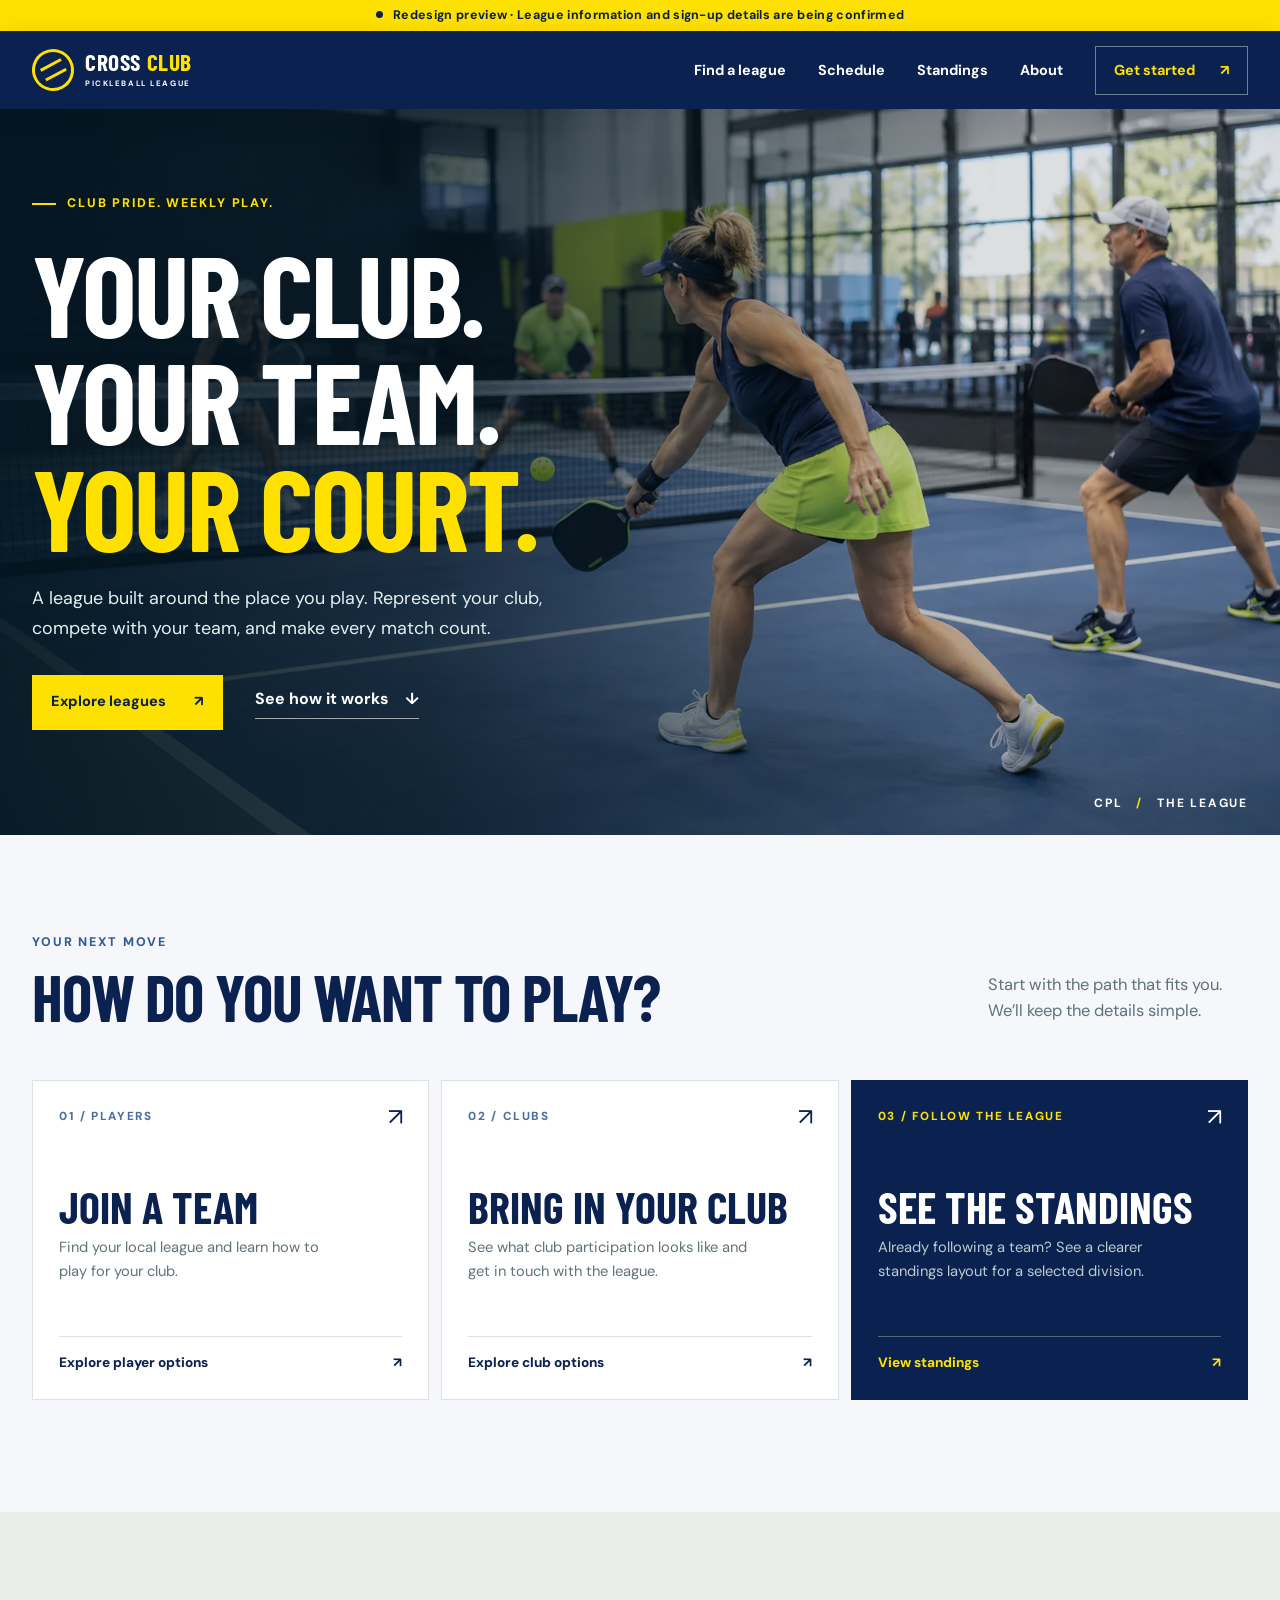
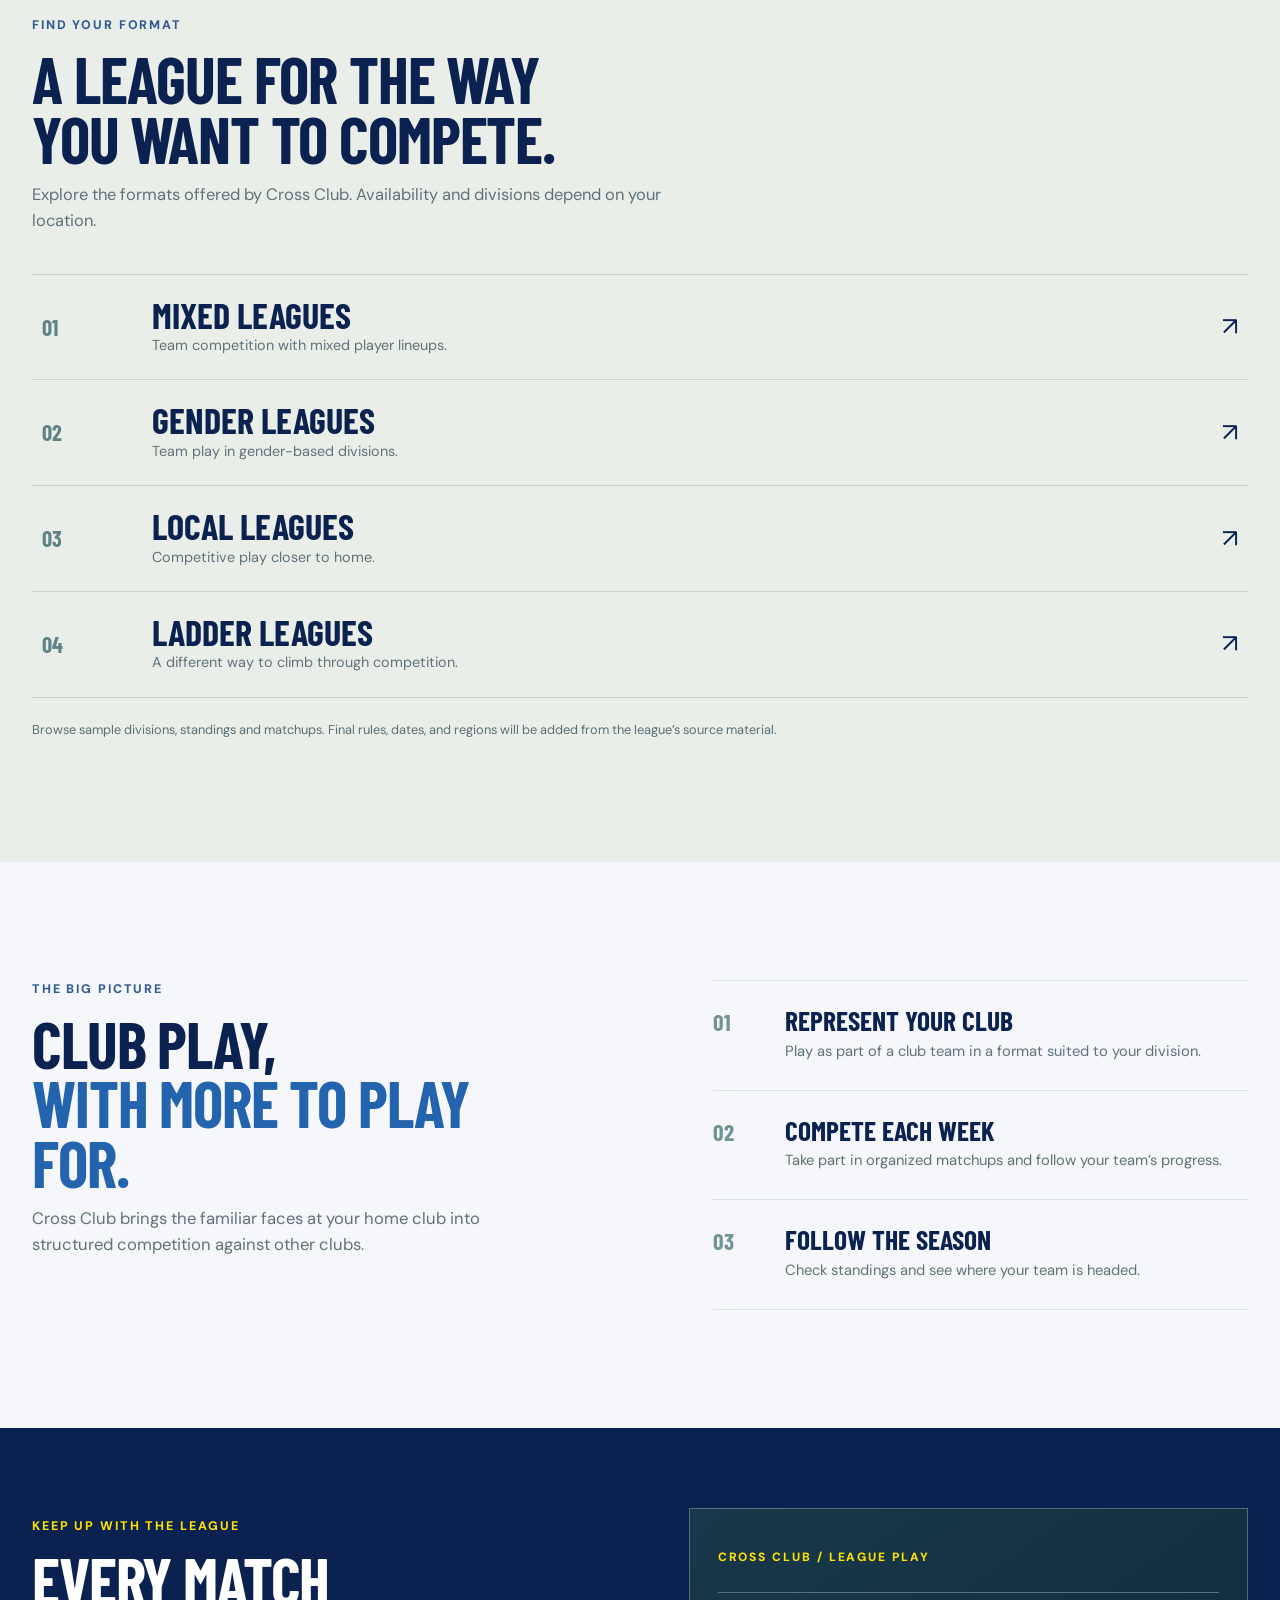
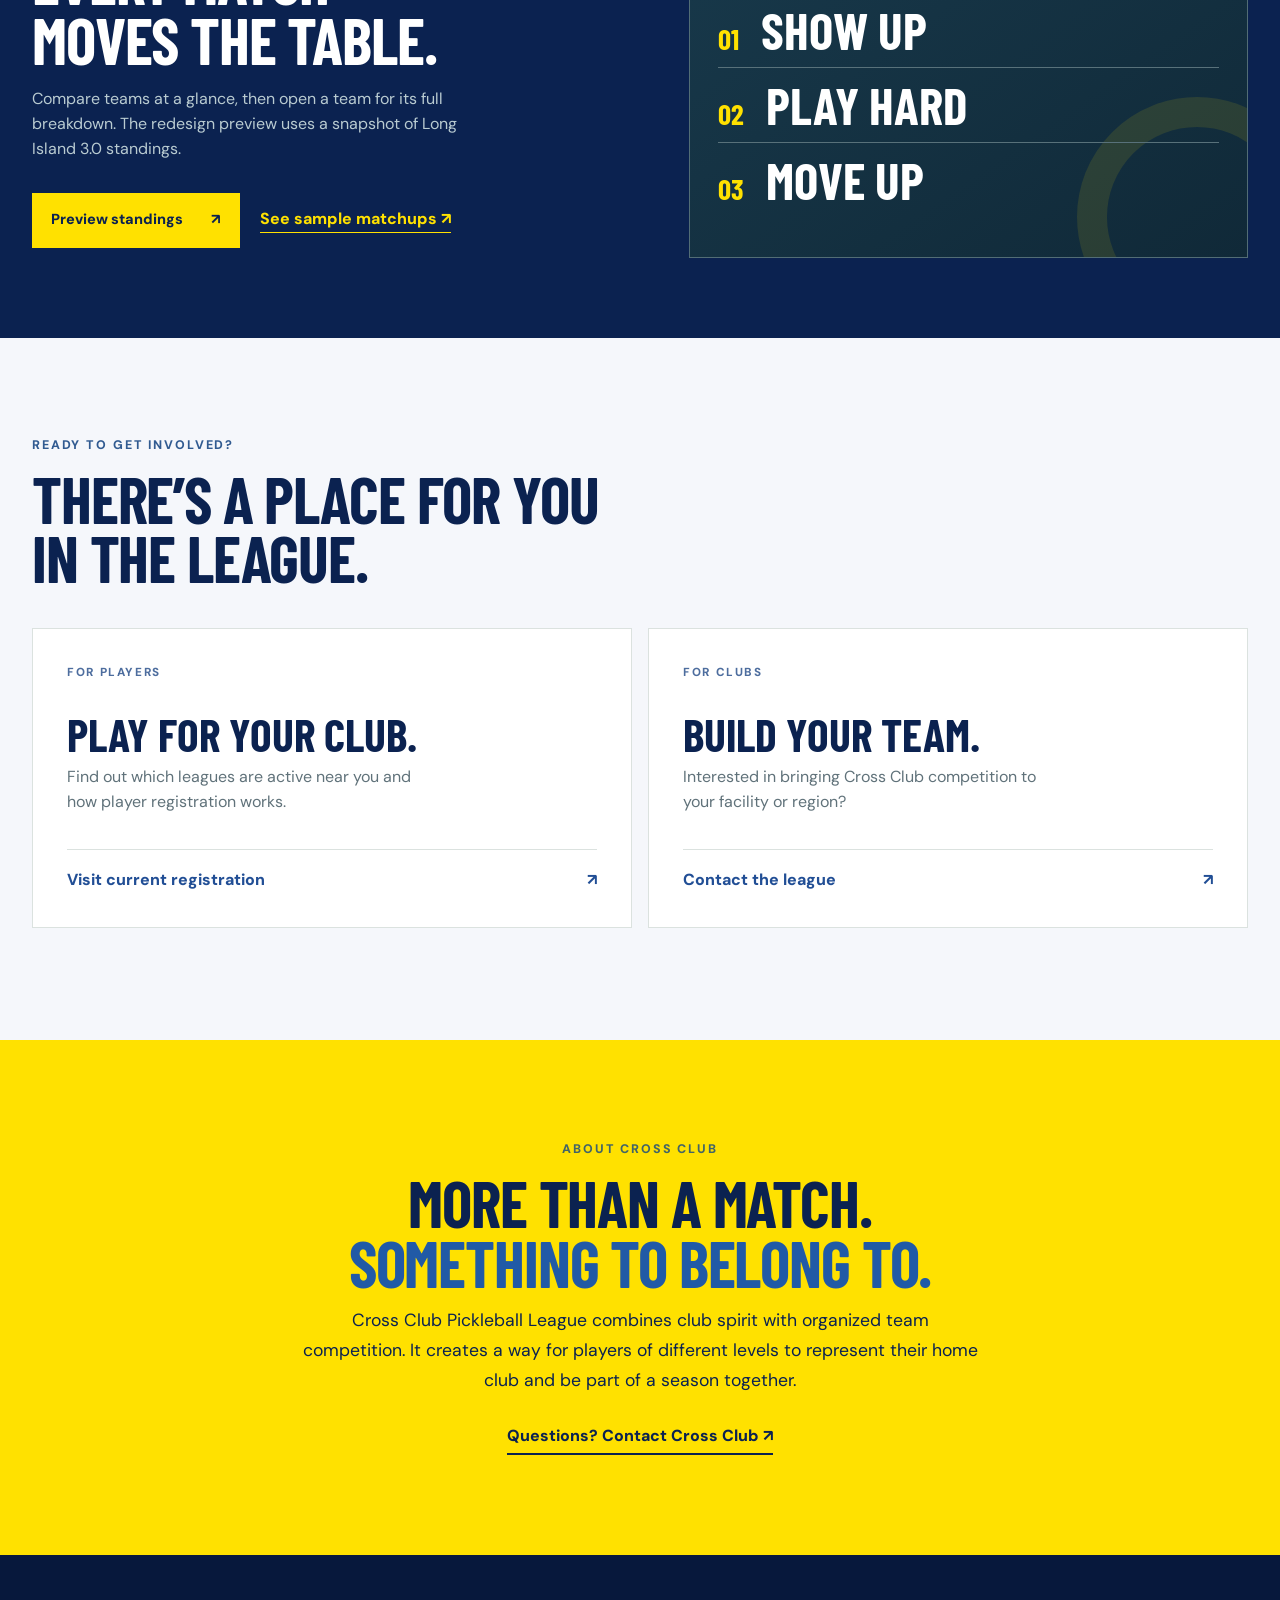
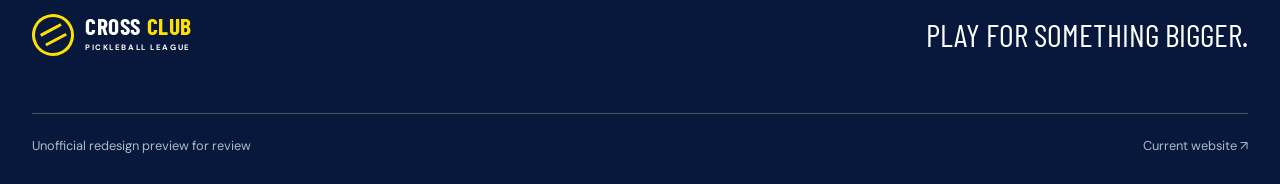
<file: index.html>
<!doctype html>
<html lang="en">
<head>
  <meta charset="utf-8">
  <meta name="viewport" content="width=device-width, initial-scale=1">
  <meta name="theme-color" content="#0b2130">
  <meta name="description" content="Explore club-based pickleball leagues, find a format, and follow Cross Club standings.">
  <title>Cross Club Pickleball League — Redesign Preview</title>
  <link rel="icon" type="image/svg+xml" href="data:image/svg+xml,%3Csvg xmlns='http://www.w3.org/2000/svg' viewBox='0 0 64 64'%3E%3Crect width='64' height='64' rx='15' fill='%230b2130'/%3E%3Ccircle cx='32' cy='32' r='22' fill='none' stroke='%23ffe100' stroke-width='5'/%3E%3Cpath d='M20 25h24M20 39h24' stroke='%23ffe100' stroke-width='5'/%3E%3C/svg%3E">
  <link rel="stylesheet" href="styles.css">
  <script src="script.js" defer></script>
</head>
<body>
  <a class="skip" href="#main">Skip to content</a>
  <div class="preview-bar"><span class="preview-dot"></span> Redesign preview · League information and sign-up details are being confirmed</div>
  <header class="site-header">
    <div class="shell header-inner">
      <a href="#top" class="brand" aria-label="Cross Club Pickleball home"><span class="brand-mark" aria-hidden="true"><span></span></span><span class="brand-wordmark">CROSS <strong>CLUB</strong><small>PICKLEBALL LEAGUE</small></span></a>
      <button class="menu-toggle" type="button" aria-label="Open menu" aria-expanded="false" aria-controls="primary-nav"><span></span><span></span><span></span></button>
      <nav id="primary-nav" class="nav" aria-label="Main navigation">
        <a href="leagues.html">Find a league</a><a href="schedule.html">Schedule</a><a href="standings.html">Standings</a><a href="#about">About</a><a class="nav-cta" href="#get-started">Get started <span aria-hidden="true">↗</span></a>
      </nav>
    </div>
  </header>
  <main id="main">
    <section class="hero" id="top" aria-labelledby="hero-title">
      <img class="hero-image" src="assets/pickleball-league.webp" alt="Four pickleball players competing in a doubles match" fetchpriority="high">
      <div class="hero-shade"></div>
      <div class="shell hero-content">
        <p class="eyebrow"><span class="line"></span> CLUB PRIDE. WEEKLY PLAY.</p>
        <h1 id="hero-title">Your club.<br>Your team.<br><em>Your court.</em></h1>
        <p class="hero-intro">A league built around the place you play. Represent your club, compete with your team, and make every match count.</p>
      <div class="hero-actions"><a href="leagues.html" class="button button-lime">Explore leagues <span aria-hidden="true">↗</span></a><a href="#how-it-works" class="text-link">See how it works <span aria-hidden="true">↓</span></a></div>
      </div>
      <div class="hero-index" aria-hidden="true">CPL <span>/</span> THE LEAGUE</div>
    </section>

    <section class="pathways shell" id="get-started" aria-labelledby="pathways-title">
      <div class="section-heading inline"><div><p class="kicker">YOUR NEXT MOVE</p><h2 id="pathways-title">How do you want to play?</h2></div><p>Start with the path that fits you. We’ll keep the details simple.</p></div>
      <div class="path-grid">
        <a class="path-card" href="#player-path"><span class="path-number">01 / PLAYERS</span><span class="path-icon" aria-hidden="true">↗</span><h3>Join a team</h3><p>Find your local league and learn how to play for your club.</p><span class="card-link">Explore player options <span aria-hidden="true">↗</span></span></a>
        <a class="path-card" href="#club-path"><span class="path-number">02 / CLUBS</span><span class="path-icon" aria-hidden="true">↗</span><h3>Bring in your club</h3><p>See what club participation looks like and get in touch with the league.</p><span class="card-link">Explore club options <span aria-hidden="true">↗</span></span></a>
        <a class="path-card path-card-dark" href="standings.html"><span class="path-number">03 / FOLLOW THE LEAGUE</span><span class="path-icon" aria-hidden="true">↗</span><h3>See the standings</h3><p>Already following a team? See a clearer standings layout for a selected division.</p><span class="card-link">View standings <span aria-hidden="true">↗</span></span></a>
      </div>
    </section>

    <section class="league-section" id="leagues" aria-labelledby="league-title"><div class="shell">
      <div class="section-heading"><p class="kicker">FIND YOUR FORMAT</p><h2 id="league-title">A league for the way<br>you want to compete.</h2><p>Explore the formats offered by Cross Club. Availability and divisions depend on your location.</p></div>
      <div class="formats">
        <a class="format" href="leagues.html?format=mixed"><span class="format-index">01</span><div><h3>Mixed leagues</h3><p>Team competition with mixed player lineups.</p></div><span class="format-arrow" aria-hidden="true">↗</span></a>
        <a class="format" href="leagues.html?format=gender"><span class="format-index">02</span><div><h3>Gender leagues</h3><p>Team play in gender-based divisions.</p></div><span class="format-arrow" aria-hidden="true">↗</span></a>
        <a class="format" href="leagues.html?format=local"><span class="format-index">03</span><div><h3>Local leagues</h3><p>Competitive play closer to home.</p></div><span class="format-arrow" aria-hidden="true">↗</span></a>
        <a class="format" href="leagues.html?format=ladder"><span class="format-index">04</span><div><h3>Ladder leagues</h3><p>A different way to climb through competition.</p></div><span class="format-arrow" aria-hidden="true">↗</span></a>
      </div>
      <p class="format-note">Browse sample divisions, standings and matchups. Final rules, dates, and regions will be added from the league’s source material.</p>
    </div></section>

    <section class="how-section shell" id="how-it-works" aria-labelledby="how-title"><div class="how-lead"><p class="kicker">THE BIG PICTURE</p><h2 id="how-title">Club play,<br><em>with more to play for.</em></h2><p>Cross Club brings the familiar faces at your home club into structured competition against other clubs.</p></div><div class="steps"><div class="step"><span>01</span><div><h3>Represent your club</h3><p>Play as part of a club team in a format suited to your division.</p></div></div><div class="step"><span>02</span><div><h3>Compete each week</h3><p>Take part in organized matchups and follow your team’s progress.</p></div></div><div class="step"><span>03</span><div><h3>Follow the season</h3><p>Check standings and see where your team is headed.</p></div></div></div></section>

    <section class="standings-section" id="standings" aria-labelledby="standings-title"><div class="shell standings-inner"><div><p class="kicker">KEEP UP WITH THE LEAGUE</p><h2 id="standings-title">Every match<br>moves the table.</h2><p>Compare teams at a glance, then open a team for its full breakdown. The redesign preview uses a snapshot of Long Island 3.0 standings.</p><a href="standings.html" class="button button-lime">Preview standings <span aria-hidden="true">↗</span></a><a href="schedule.html" class="standings-secondary">See sample matchups ↗</a></div><div class="standings-art" aria-hidden="true"><div class="art-label">CROSS CLUB / LEAGUE PLAY</div><div class="art-line"><strong>01</strong><span>SHOW UP</span></div><div class="art-line"><strong>02</strong><span>PLAY HARD</span></div><div class="art-line"><strong>03</strong><span>MOVE UP</span></div><div class="art-circle"></div></div></div></section>

    <section class="join-section shell" aria-labelledby="join-title"><div class="section-heading"><p class="kicker">READY TO GET INVOLVED?</p><h2 id="join-title">There’s a place for you<br>in the league.</h2></div><div class="join-grid"><article id="player-path" class="join-card"><span class="mini-tag">FOR PLAYERS</span><h3>Play for your club.</h3><p>Find out which leagues are active near you and how player registration works.</p><a href="https://www.crossclubpickleball.com/" target="_blank" rel="noopener noreferrer">Visit current registration <span aria-hidden="true">↗</span></a></article><article id="club-path" class="join-card"><span class="mini-tag">FOR CLUBS</span><h3>Build your team.</h3><p>Interested in bringing Cross Club competition to your facility or region?</p><a href="https://www.crossclubpickleball.com/contact-us" target="_blank" rel="noopener noreferrer">Contact the league <span aria-hidden="true">↗</span></a></article></div></section>

    <section class="about-section" id="about" aria-labelledby="about-title"><div class="shell about-inner"><p class="kicker">ABOUT CROSS CLUB</p><h2 id="about-title">More than a match.<br><em>Something to belong to.</em></h2><p>Cross Club Pickleball League combines club spirit with organized team competition. It creates a way for players of different levels to represent their home club and be part of a season together.</p><a href="https://www.crossclubpickleball.com/contact-us" target="_blank" rel="noopener noreferrer">Questions? Contact Cross Club <span aria-hidden="true">↗</span></a></div></section>
  </main>
  <footer class="footer"><div class="shell footer-top"><div class="brand footer-brand"><span class="brand-mark" aria-hidden="true"><span></span></span><span class="brand-wordmark">CROSS <strong>CLUB</strong><small>PICKLEBALL LEAGUE</small></span></div><p>Play for something bigger.</p></div><div class="shell footer-bottom"><span>Unofficial redesign preview for review</span><a href="https://www.crossclubpickleball.com/" target="_blank" rel="noopener noreferrer">Current website ↗</a></div></footer>
</body>
</html>
</file>
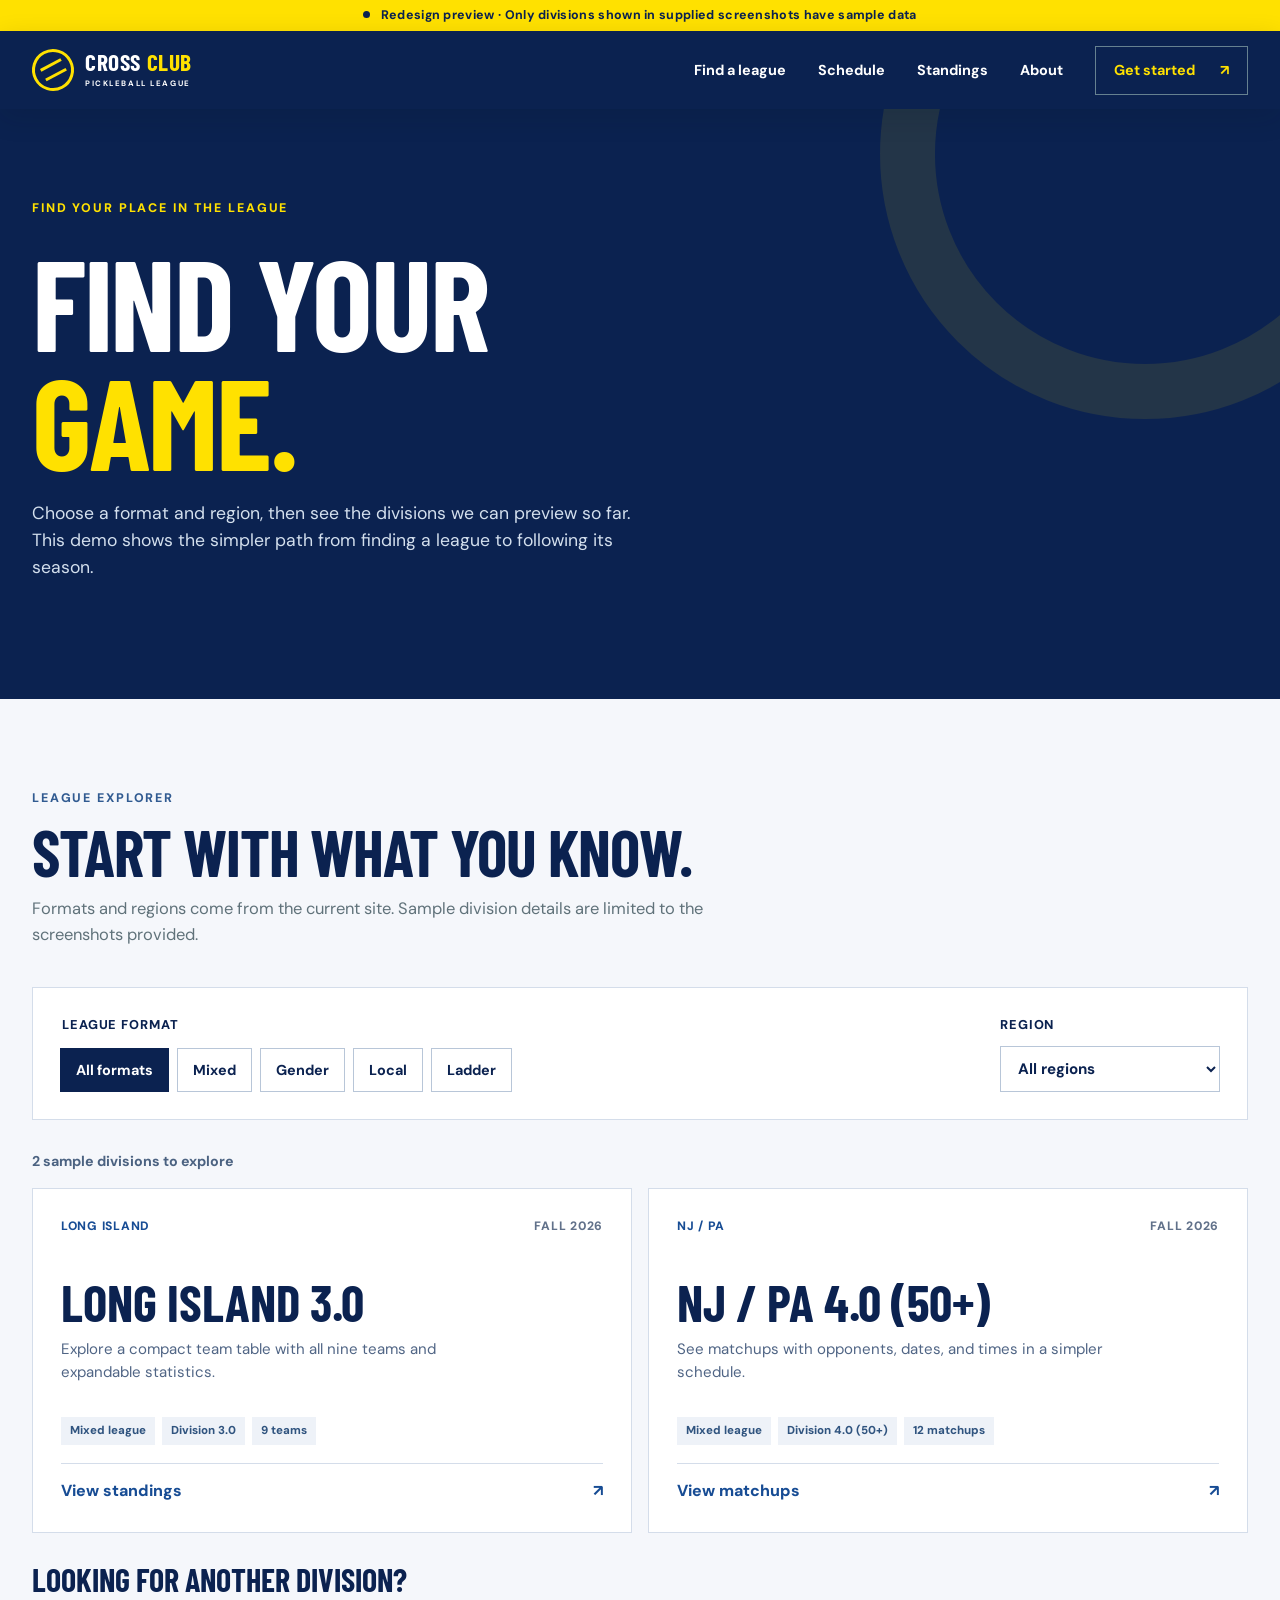
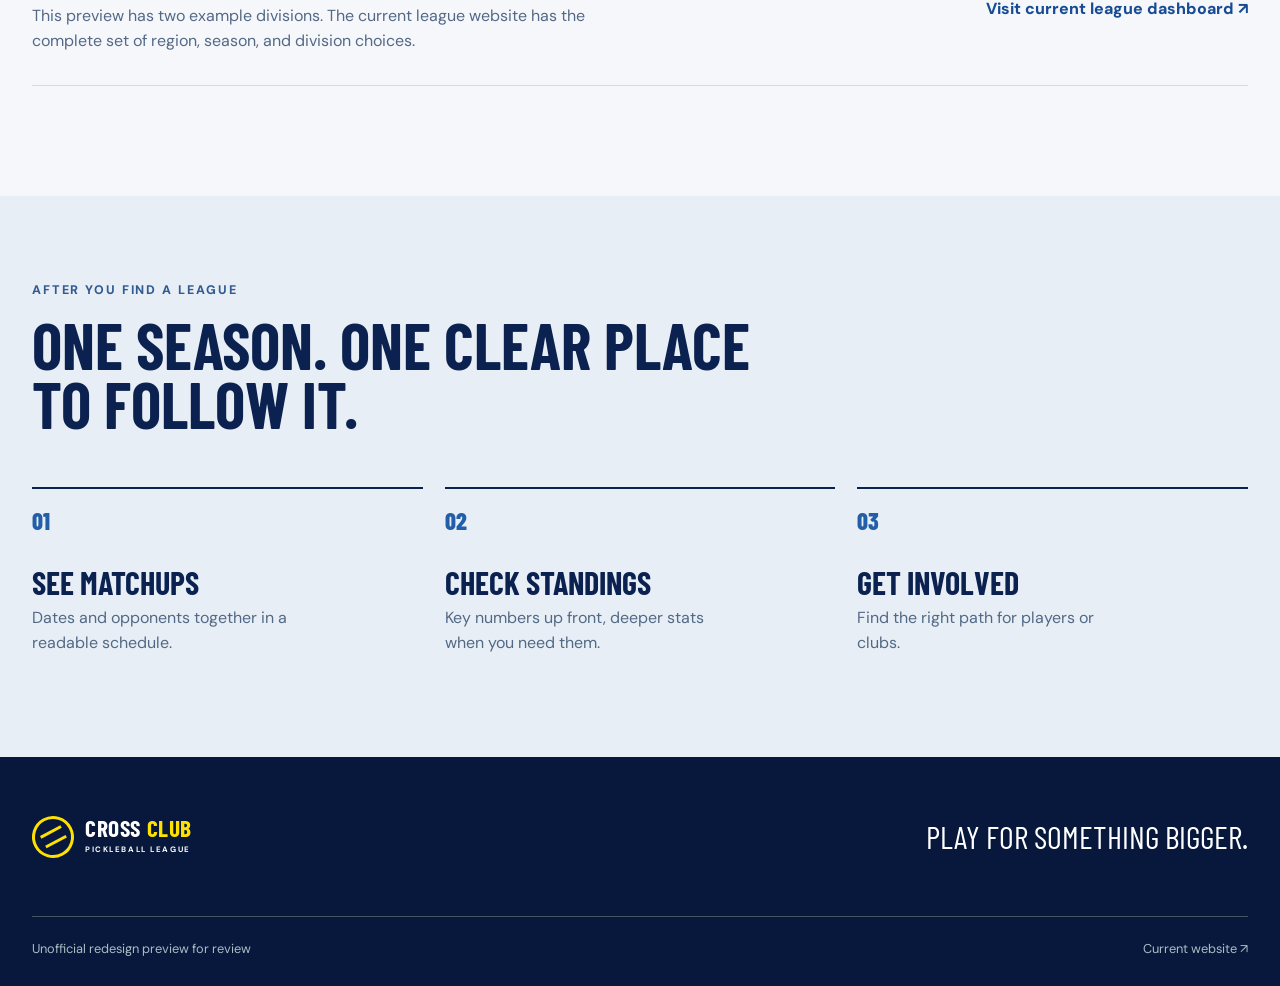
<file: leagues.html>
<!doctype html>
<html lang="en">
<head>
  <meta charset="utf-8">
  <meta name="viewport" content="width=device-width, initial-scale=1">
  <meta name="theme-color" content="#0b2250">
  <meta name="description" content="Explore Cross Club Pickleball league formats and preview sample divisions.">
  <title>Explore leagues — Cross Club Pickleball League</title>
  <link rel="stylesheet" href="styles.css">
  <link rel="stylesheet" href="explore.css">
  <script src="script.js" defer></script>
  <script src="explore.js" defer></script>
</head>
<body>
  <a class="skip" href="#main">Skip to content</a>
  <div class="preview-bar"><span class="preview-dot"></span> Redesign preview · Only divisions shown in supplied screenshots have sample data</div>
  <header class="site-header"><div class="shell header-inner">
    <a href="index.html" class="brand" aria-label="Cross Club Pickleball home"><span class="brand-mark" aria-hidden="true"><span></span></span><span class="brand-wordmark">CROSS <strong>CLUB</strong><small>PICKLEBALL LEAGUE</small></span></a>
    <button class="menu-toggle" type="button" aria-label="Open menu" aria-expanded="false" aria-controls="primary-nav"><span></span><span></span><span></span></button>
    <nav id="primary-nav" class="nav" aria-label="Main navigation"><a href="leagues.html" aria-current="page">Find a league</a><a href="schedule.html">Schedule</a><a href="standings.html">Standings</a><a href="index.html#about">About</a><a class="nav-cta" href="index.html#get-started">Get started <span aria-hidden="true">↗</span></a></nav>
  </div></header>
  <main id="main">
    <section class="explore-hero"><div class="shell"><p class="eyebrow">FIND YOUR PLACE IN THE LEAGUE</p><h1>Find your<br><em>game.</em></h1><p>Choose a format and region, then see the divisions we can preview so far. This demo shows the simpler path from finding a league to following its season.</p></div></section>
    <section class="shell explorer" aria-labelledby="browse-title">
      <div class="section-heading"><p class="kicker">LEAGUE EXPLORER</p><h2 id="browse-title">Start with what you know.</h2><p>Formats and regions come from the current site. Sample division details are limited to the screenshots provided.</p></div>
      <div class="finder-panel">
        <fieldset><legend>League format</legend><div class="filter-chips" id="format-options">
          <button type="button" data-format="all" aria-pressed="true">All formats</button>
          <button type="button" data-format="mixed" aria-pressed="false">Mixed</button>
          <button type="button" data-format="gender" aria-pressed="false">Gender</button>
          <button type="button" data-format="local" aria-pressed="false">Local</button>
          <button type="button" data-format="ladder" aria-pressed="false">Ladder</button>
        </div></fieldset>
        <label class="region-label" for="region-filter">Region <select id="region-filter"><option value="all">All regions</option><option value="Long Island">Long Island</option><option value="NJ / PA">NJ / PA</option><option value="Baltimore">Baltimore</option><option value="CT / MA">CT / MA</option><option value="Cleveland">Cleveland</option><option value="Detroit">Detroit</option><option value="Chicago">Chicago</option><option value="Houston">Houston</option><option value="Dallas">Dallas</option><option value="Salt Lake City">Salt Lake City</option></select></label>
      </div>
      <p id="results-count" class="results-count" role="status" aria-live="polite"></p>
      <div class="league-results" id="league-results"></div>
      <div class="finder-help"><div><h3>Looking for another division?</h3><p>This preview has two example divisions. The current league website has the complete set of region, season, and division choices.</p></div><a href="https://www.crossclubpickleball.com/leagues/dashboard" target="_blank" rel="noopener noreferrer">Visit current league dashboard ↗</a></div>
    </section>
    <section class="explore-next"><div class="shell"><p class="kicker">AFTER YOU FIND A LEAGUE</p><h2>One season. One clear place to follow it.</h2><div class="next-grid"><div><span>01</span><h3>See matchups</h3><p>Dates and opponents together in a readable schedule.</p></div><div><span>02</span><h3>Check standings</h3><p>Key numbers up front, deeper stats when you need them.</p></div><div><span>03</span><h3>Get involved</h3><p>Find the right path for players or clubs.</p></div></div></div></section>
  </main>
  <footer class="footer"><div class="shell footer-top"><div class="brand footer-brand"><span class="brand-mark" aria-hidden="true"><span></span></span><span class="brand-wordmark">CROSS <strong>CLUB</strong><small>PICKLEBALL LEAGUE</small></span></div><p>Play for something bigger.</p></div><div class="shell footer-bottom"><span>Unofficial redesign preview for review</span><a href="https://www.crossclubpickleball.com/" target="_blank" rel="noopener noreferrer">Current website ↗</a></div></footer>
</body>
</html>
</file>
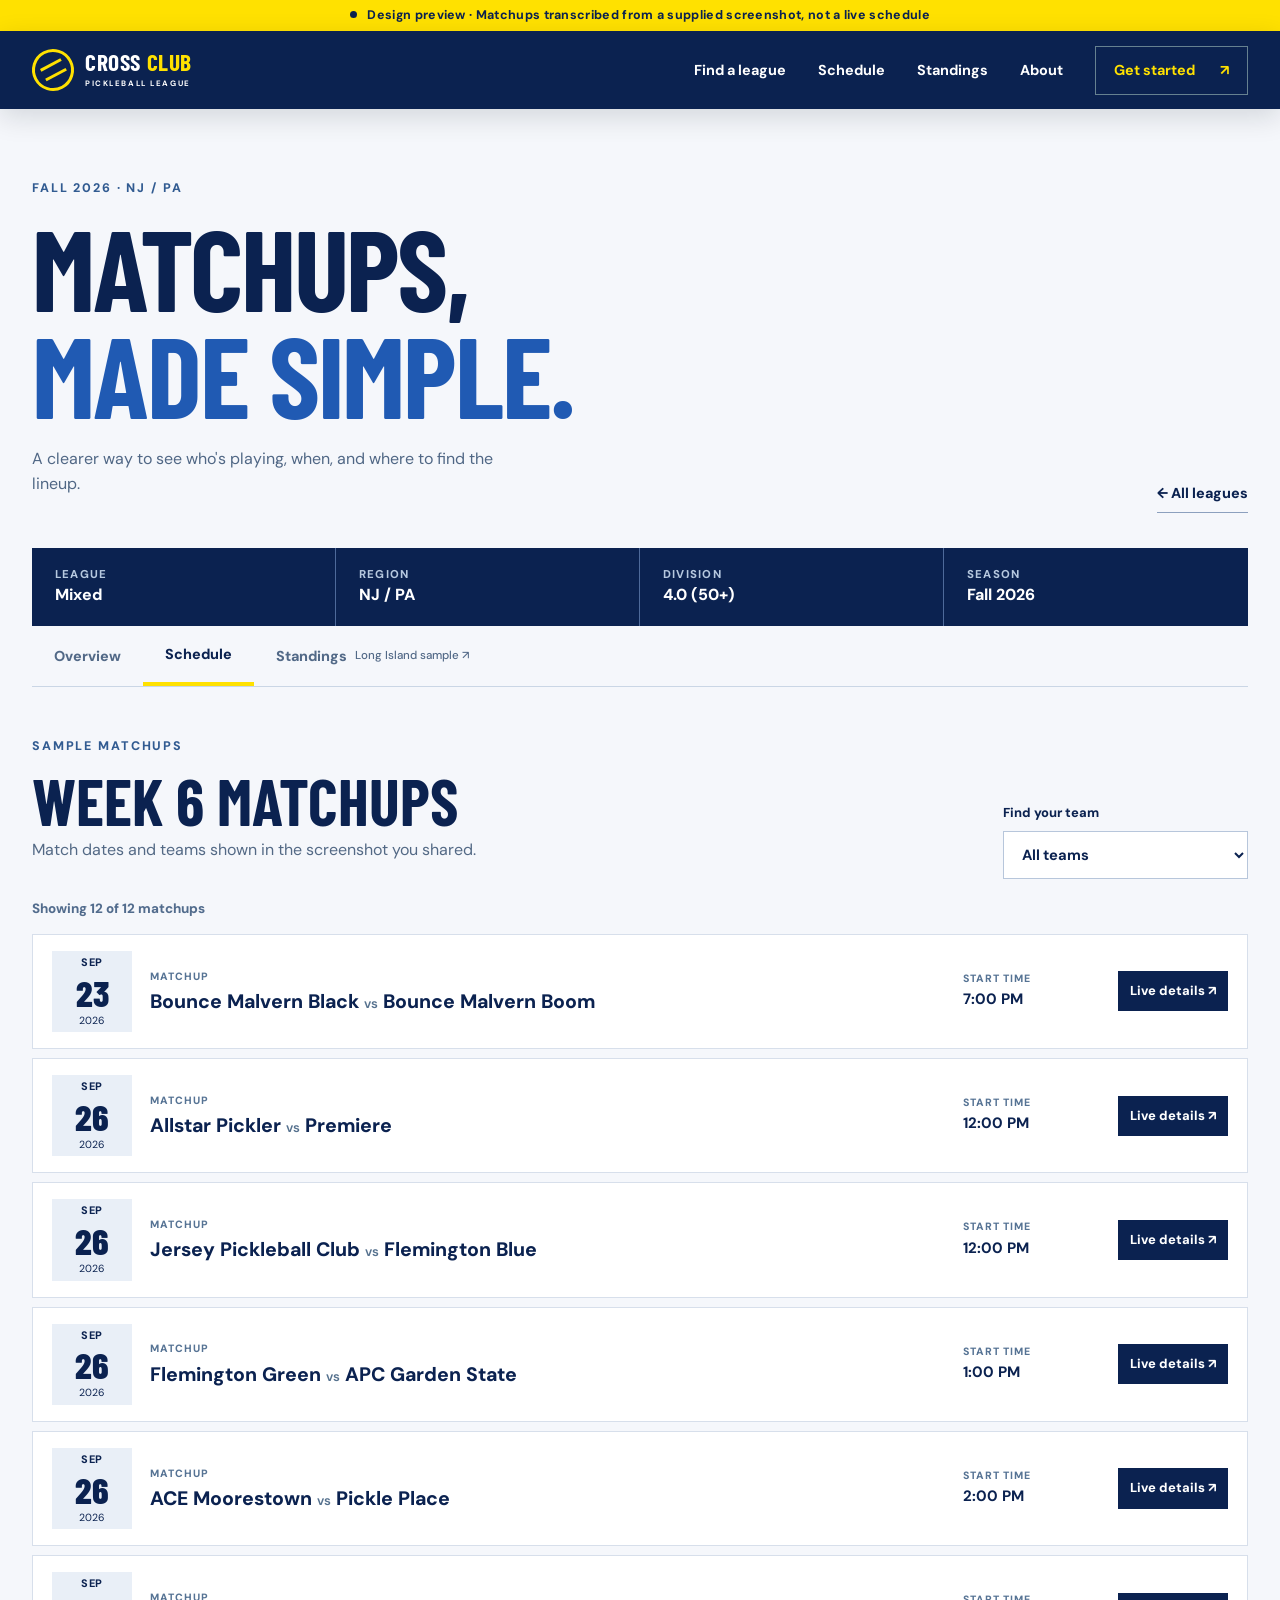
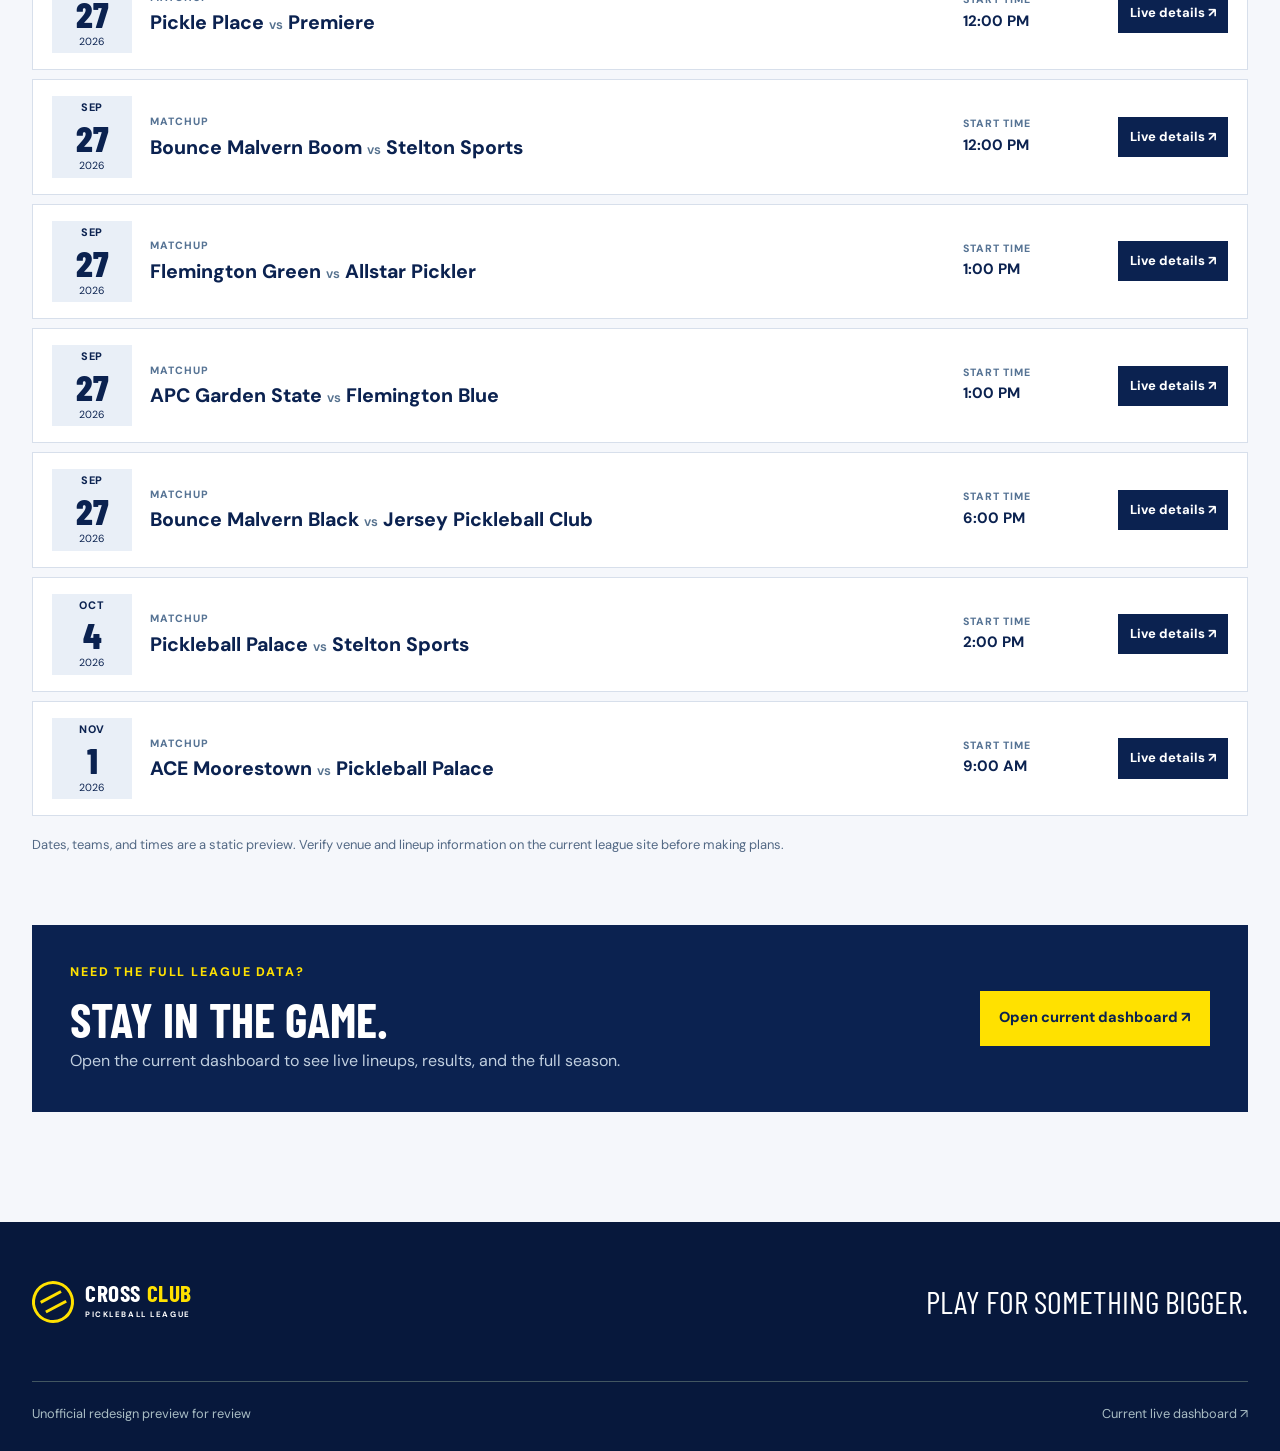
<file: schedule.html>
<!doctype html>
<html lang="en">
<head>
  <meta charset="utf-8">
  <meta name="viewport" content="width=device-width, initial-scale=1">
  <meta name="theme-color" content="#0b2250">
  <meta name="description" content="A readable preview of Cross Club Pickleball League matchups and schedule.">
  <title>Matchups preview — Cross Club Pickleball League</title>
  <link rel="stylesheet" href="styles.css">
  <link rel="stylesheet" href="schedule.css">
  <script src="script.js" defer></script>
  <script src="schedule.js" defer></script>
</head>
<body>
  <a class="skip" href="#main">Skip to matchups</a>
  <div class="preview-bar"><span class="preview-dot"></span> Design preview · Matchups transcribed from a supplied screenshot, not a live schedule</div>
  <header class="site-header"><div class="shell header-inner">
    <a href="index.html" class="brand" aria-label="Cross Club Pickleball home"><span class="brand-mark" aria-hidden="true"><span></span></span><span class="brand-wordmark">CROSS <strong>CLUB</strong><small>PICKLEBALL LEAGUE</small></span></a>
    <button class="menu-toggle" type="button" aria-label="Open menu" aria-expanded="false" aria-controls="primary-nav"><span></span><span></span><span></span></button>
    <nav id="primary-nav" class="nav" aria-label="Main navigation"><a href="leagues.html">Find a league</a><a href="schedule.html" aria-current="page">Schedule</a><a href="standings.html">Standings</a><a href="index.html#about">About</a><a class="nav-cta" href="index.html#get-started">Get started <span aria-hidden="true">↗</span></a></nav>
  </div></header>
  <main id="main" class="schedule-page shell">
    <div class="schedule-head"><div><p class="kicker">FALL 2026 · NJ / PA</p><h1>Matchups,<br><em>made simple.</em></h1><p>A clearer way to see who's playing, when, and where to find the lineup.</p></div><a class="back-link" href="leagues.html">← All leagues</a></div>
    <div class="schedule-context" aria-label="Selected league context"><span><small>League</small>Mixed</span><span><small>Region</small>NJ / PA</span><span><small>Division</small>4.0 (50+)</span><span><small>Season</small>Fall 2026</span></div>
    <nav class="schedule-tabs" aria-label="League views"><a href="leagues.html">Overview</a><span aria-current="page">Schedule</span><a href="standings.html">Standings <small>Long Island sample ↗</small></a></nav>
    <section class="matchup-section" aria-labelledby="matchups-title"><div class="matchup-heading"><div><p class="kicker">SAMPLE MATCHUPS</p><h2 id="matchups-title">Week 6 matchups</h2><p>Match dates and teams shown in the screenshot you shared.</p></div><label for="team-filter">Find your team <select id="team-filter"><option value="all">All teams</option></select></label></div>
      <p class="matchup-count" role="status" aria-live="polite" id="matchup-count"></p>
      <div id="matchup-list" class="matchup-list"></div>
      <p class="schedule-note">Dates, teams, and times are a static preview. Verify venue and lineup information on the current league site before making plans.</p>
    </section>
    <section class="schedule-cta"><div><p class="kicker">NEED THE FULL LEAGUE DATA?</p><h2>Stay in the game.</h2><p>Open the current dashboard to see live lineups, results, and the full season.</p></div><a href="https://www.crossclubpickleball.com/leagues/dashboard" class="button button-lime" target="_blank" rel="noopener noreferrer">Open current dashboard ↗</a></section>
  </main>
  <footer class="footer"><div class="shell footer-top"><div class="brand footer-brand"><span class="brand-mark" aria-hidden="true"><span></span></span><span class="brand-wordmark">CROSS <strong>CLUB</strong><small>PICKLEBALL LEAGUE</small></span></div><p>Play for something bigger.</p></div><div class="shell footer-bottom"><span>Unofficial redesign preview for review</span><a href="https://www.crossclubpickleball.com/leagues/dashboard" target="_blank" rel="noopener noreferrer">Current live dashboard ↗</a></div></footer>
</body>
</html>
</file>
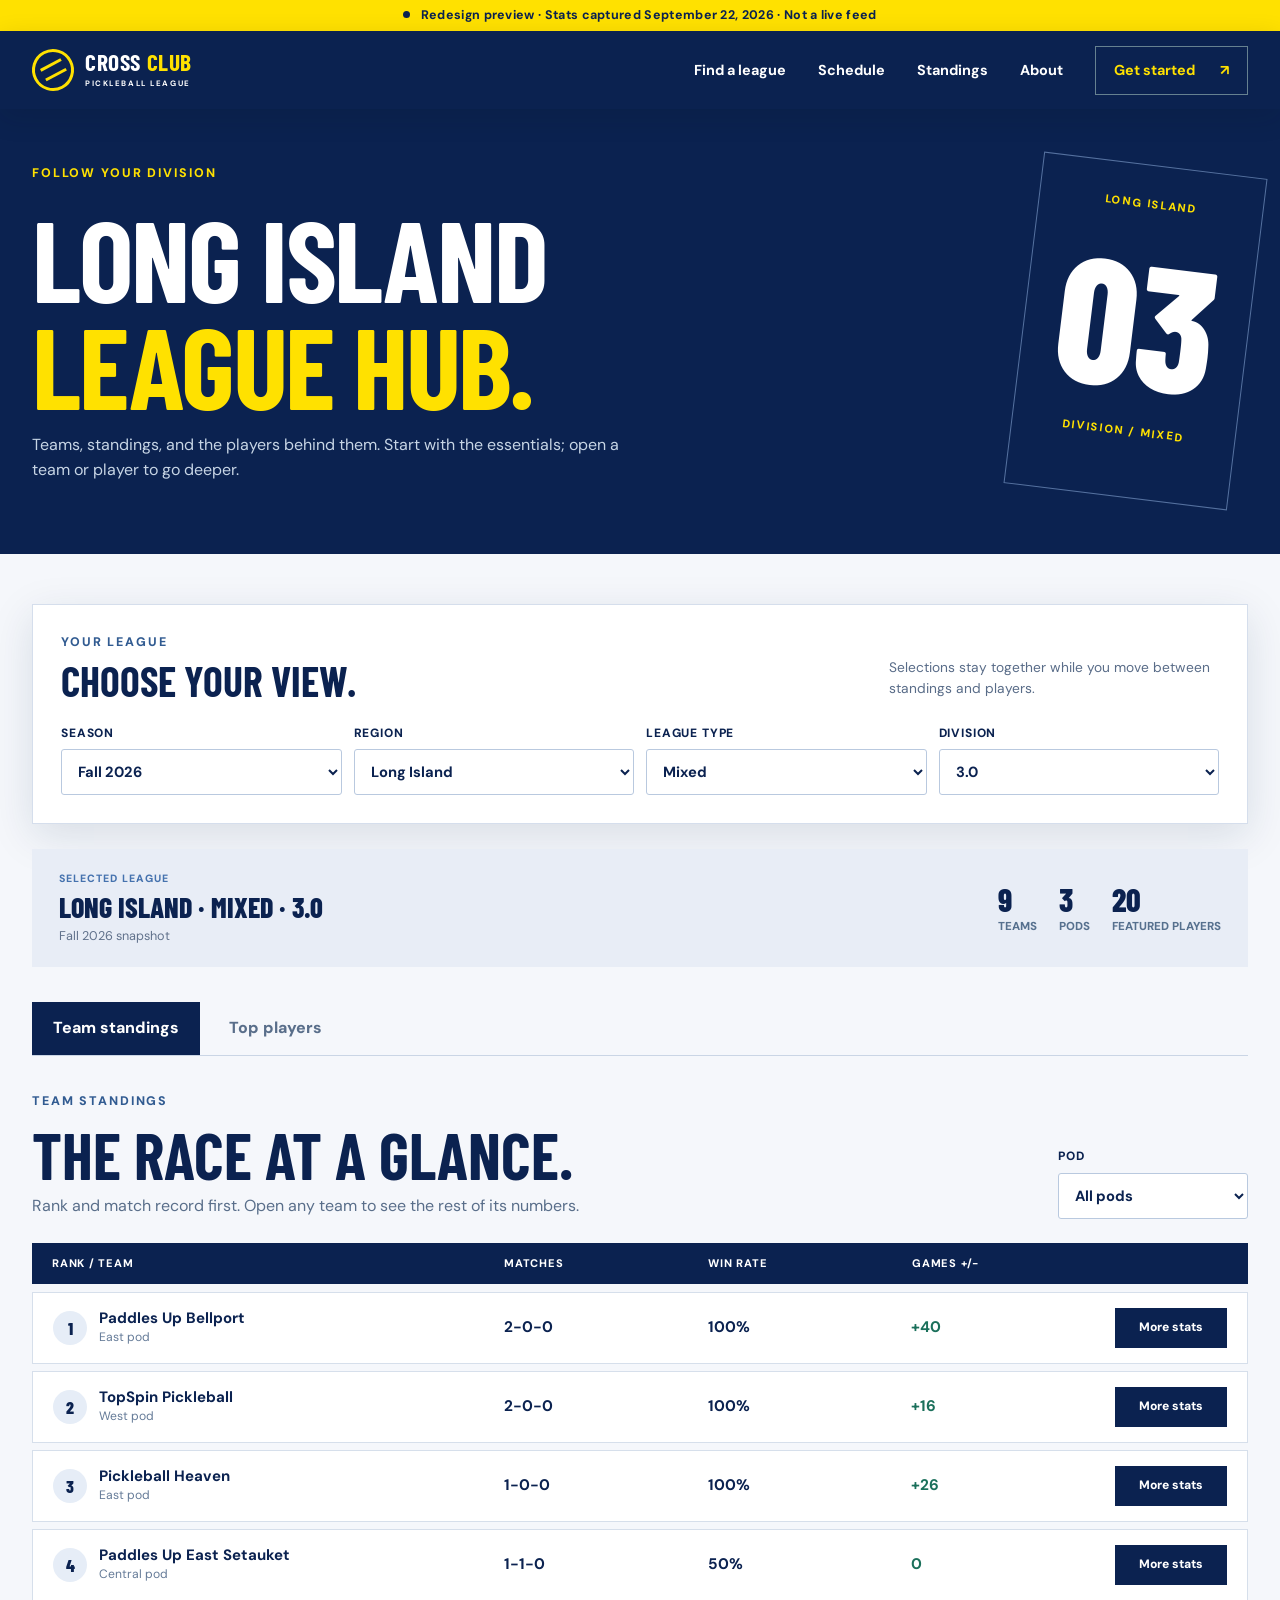
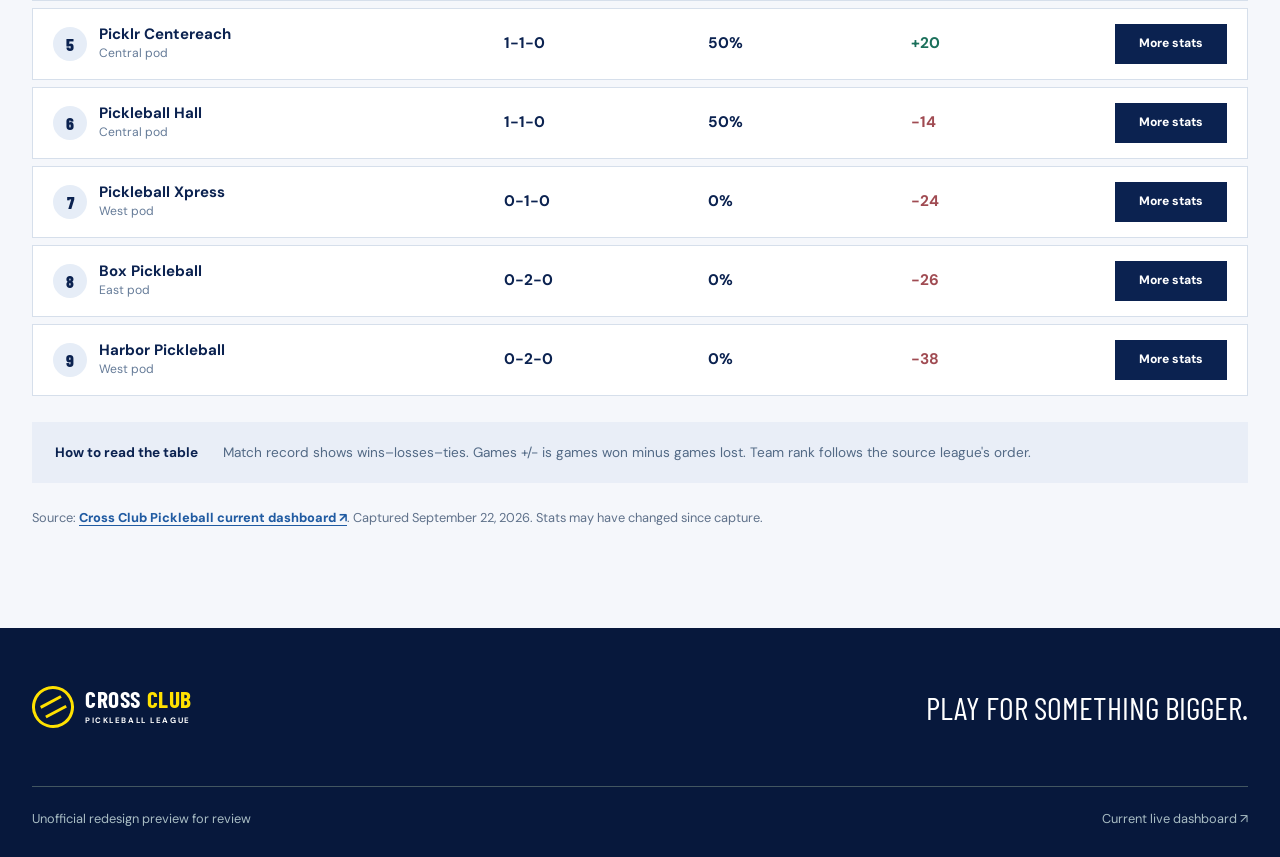
<file: standings.html>
<!doctype html>
<html lang="en">
<head>
  <meta charset="utf-8"><meta name="viewport" content="width=device-width, initial-scale=1">
  <meta name="theme-color" content="#0b2250"><meta name="description" content="Explore Long Island Cross Club Pickleball standings and top players.">
  <title>Long Island League — Cross Club Pickleball</title>
  <link rel="stylesheet" href="styles.css"><link rel="stylesheet" href="standings.css">
  <script src="script.js" defer></script><script src="standings.js" defer></script>
</head>
<body>
  <a class="skip" href="#main">Skip to league</a>
  <div class="preview-bar"><span class="preview-dot"></span> Redesign preview · Stats captured September 22, 2026 · Not a live feed</div>
  <header class="site-header"><div class="shell header-inner">
    <a href="index.html" class="brand" aria-label="Cross Club Pickleball home"><span class="brand-mark" aria-hidden="true"><span></span></span><span class="brand-wordmark">CROSS <strong>CLUB</strong><small>PICKLEBALL LEAGUE</small></span></a>
    <button class="menu-toggle" type="button" aria-label="Open menu" aria-expanded="false" aria-controls="primary-nav"><span></span><span></span><span></span></button>
    <nav id="primary-nav" class="nav" aria-label="Main navigation"><a href="leagues.html">Find a league</a><a href="schedule.html">Schedule</a><a href="standings.html" aria-current="page">Standings</a><a href="index.html#about">About</a><a class="nav-cta" href="index.html#get-started">Get started <span aria-hidden="true">↗</span></a></nav>
  </div></header>
  <main id="main">
    <section class="league-hero"><div class="shell"><div><p class="eyebrow">FOLLOW YOUR DIVISION</p><h1>Long Island<br><em>league hub.</em></h1><p>Teams, standings, and the players behind them. Start with the essentials; open a team or player to go deeper.</p></div><div class="hero-score" aria-hidden="true"><span>LONG ISLAND</span><strong>03</strong><small>DIVISION / MIXED</small></div></div></section>
    <div class="shell league-content">
      <section class="context-panel" aria-labelledby="select-title"><div class="context-title"><div><p class="kicker">YOUR LEAGUE</p><h2 id="select-title">Choose your view.</h2></div><p>Selections stay together while you move between standings and players.</p></div>
        <div class="context-filters">
          <label for="season-filter">Season<select id="season-filter"><option>Fall 2026</option><option>Spring 2026</option><option>Fall 2025</option></select></label>
          <label for="region-filter">Region<select id="region-filter"><option>Long Island</option><option>NJ / PA</option><option>Baltimore</option><option>CT / MA</option><option>Cleveland</option><option>Detroit</option><option>Chicago</option><option>Houston</option><option>Dallas</option><option>Salt Lake City</option></select></label>
          <label for="type-filter">League type<select id="type-filter"><option>Mixed</option><option>Gender</option><option>Local</option></select></label>
          <label for="division-filter">Division<select id="division-filter"><option>3.0</option><option>3.5</option><option>3.5 (50+)</option><option>4.0</option></select></label>
        </div>
      </section>
      <div id="sample-content">
        <div class="league-summary"><div><span class="summary-label">SELECTED LEAGUE</span><strong>Long Island · Mixed · 3.0</strong><span>Fall 2026 snapshot</span></div><div class="summary-metrics"><span><strong>9</strong> teams</span><span><strong>3</strong> pods</span><span><strong>20</strong> featured players</span></div></div>
        <nav class="league-tabs" aria-label="League information"><button type="button" data-view="standings" aria-current="page">Team standings</button><button type="button" data-view="players">Top players</button></nav>
        <section id="standings-view" aria-labelledby="standings-title">
          <div class="view-heading"><div><p class="kicker">TEAM STANDINGS</p><h2 id="standings-title">The race at a glance.</h2><p>Rank and match record first. Open any team to see the rest of its numbers.</p></div><label for="pod-filter">Pod<select id="pod-filter"><option value="all">All pods</option><option>East</option><option>Central</option><option>West</option></select></label></div>
          <div class="standing-labels" aria-hidden="true"><span>RANK / TEAM</span><span>MATCHES</span><span>WIN RATE</span><span>GAMES +/-</span><span></span></div>
          <div id="standings-list" class="standings-list"></div>
          <div class="explain-box"><strong>How to read the table</strong><p>Match record shows wins–losses–ties. Games +/- is games won minus games lost. Team rank follows the source league's order.</p></div>
        </section>
        <section id="players-view" aria-labelledby="players-title" hidden>
          <div class="view-heading"><div><p class="kicker">PLAYER LEADERBOARD</p><h2 id="players-title">Players who show up.</h2><p>The top 20 in the source leaderboard, with each player's representing team verified on its team page.</p></div><label for="team-filter">Team<select id="team-filter"><option value="all">All teams</option></select></label></div>
          <div class="player-labels" aria-hidden="true"><span>RANK / PLAYER</span><span>GAMES</span><span>RECORD</span><span>WIN RATE</span><span></span></div>
          <div id="players-list" class="players-list"></div>
          <div class="explain-box"><strong>What the player stats mean</strong><p>Record and win rate are based on games played, not team match results. Rankings follow the source leaderboard.</p></div>
        </section>
      </div>
      <div id="unavailable-view" class="unavailable" hidden><span class="kicker">NO VERIFIED SNAPSHOT YET</span><h2>This division is next.</h2><p>We have verified data for Fall 2026 · Long Island · Mixed · 3.0 in this preview. Select those filters to see the demo, or use the current dashboard for another division.</p><a href="https://www.crossclubpickleball.com/leagues/dashboard" target="_blank" rel="noopener noreferrer">View current league dashboard ↗</a></div>
      <p class="source-note">Source: <a href="https://www.crossclubpickleball.com/leagues/dashboard" target="_blank" rel="noopener noreferrer">Cross Club Pickleball current dashboard ↗</a>. Captured September 22, 2026. Stats may have changed since capture.</p>
    </div>
  </main>
  <footer class="footer"><div class="shell footer-top"><div class="brand footer-brand"><span class="brand-mark" aria-hidden="true"><span></span></span><span class="brand-wordmark">CROSS <strong>CLUB</strong><small>PICKLEBALL LEAGUE</small></span></div><p>Play for something bigger.</p></div><div class="shell footer-bottom"><span>Unofficial redesign preview for review</span><a href="https://www.crossclubpickleball.com/leagues/dashboard" target="_blank" rel="noopener noreferrer">Current live dashboard ↗</a></div></footer>
</body>
</html>
</file>
<file: styles.css>
@import url('https://fonts.googleapis.com/css2?family=Barlow+Condensed:wght@500;600;700;800&family=DM+Sans:wght@400;500;600;700&display=swap');
:root{--navy:#0b2250;--navy-2:#173568;--ink:#0b2250;--lime:#ffe100;--paper:#f5f7fb;--white:#fff;--muted:#60727a;--line:#dbe2df}*{box-sizing:border-box}html{scroll-behavior:smooth;scroll-padding-top:96px}body{margin:0;background:var(--paper);color:var(--ink);font-family:'DM Sans',Arial,sans-serif;font-size:1rem;line-height:1.55}button,a{font:inherit}a{color:inherit;text-decoration:none}button{cursor:pointer}img{max-width:100%}.shell{width:min(1240px,calc(100% - 64px));margin-inline:auto}.skip{position:absolute;z-index:20;top:-80px;left:16px;padding:10px 16px;background:var(--lime)}.skip:focus{top:16px}:focus-visible{outline:3px solid #60b8ee;outline-offset:3px}.preview-bar{background:var(--lime);color:var(--navy);padding:6px 20px;text-align:center;font-size:.78rem;font-weight:700;letter-spacing:.025em}.preview-dot{display:inline-block;width:7px;height:7px;border-radius:50%;background:var(--navy);margin-right:7px;vertical-align:1px}.site-header{position:sticky;top:0;z-index:10;background:var(--navy);color:white;box-shadow:0 8px 28px #06131d23}.header-inner{min-height:78px;display:flex;align-items:center;justify-content:space-between;gap:36px}.brand{display:inline-flex;align-items:center;gap:11px;white-space:nowrap}.brand-mark{display:grid;place-items:center;width:42px;height:42px;border:3px solid var(--lime);border-radius:50%;transform:rotate(-28deg)}.brand-mark span{width:23px;height:14px;border-block:3px solid var(--lime)}.brand-wordmark{font-family:'Barlow Condensed',Impact,sans-serif;font-size:1.46rem;font-weight:700;letter-spacing:.025em;line-height:.89}.brand-wordmark strong{color:var(--lime)}.brand-wordmark small{display:block;font:700 .49rem/1.4 'DM Sans',Arial,sans-serif;letter-spacing:.2em;margin-top:5px}.nav{display:flex;align-items:center;gap:32px;font-size:.9rem;font-weight:700}.nav>a:not(.nav-cta){transition:color .2s}.nav>a:hover:not(.nav-cta){color:var(--lime)}.nav-cta{display:inline-flex;align-items:center;gap:25px;padding:12px 18px;border:1px solid #668190;color:var(--lime)}.nav-cta:hover{background:var(--lime);color:var(--navy)}.menu-toggle{display:none}.hero{position:relative;min-height:670px;display:flex;align-items:center;overflow:hidden;background:#143448;color:white}.hero-image,.hero-shade{position:absolute;inset:0;width:100%;height:100%}.hero-image{object-fit:cover;object-position:center 43%}.hero-shade{background:linear-gradient(90deg,rgba(3,22,34,.92) 0%,rgba(3,22,34,.73) 33%,rgba(3,22,34,.13) 76%),linear-gradient(0deg,rgba(3,22,34,.32),transparent 40%)}.hero-content{position:relative;z-index:1;padding-block:85px 105px}.eyebrow,.kicker{font-size:.78rem;letter-spacing:.15em;font-weight:800}.eyebrow{display:flex;align-items:center;gap:11px;color:var(--lime)}.eyebrow .line{width:24px;height:2px;background:var(--lime)}h1,h2,h3,p{margin-top:0}h1,h2,h3{font-family:'Barlow Condensed',Impact,sans-serif;line-height:.93;text-transform:uppercase}h1{font-size:clamp(4.4rem,9vw,9rem);letter-spacing:-.018em;margin:25px 0 24px}h1 em,h2 em{font-style:normal;color:var(--lime)}.hero-intro{font-size:1.12rem;max-width:510px;line-height:1.65;color:#e5eff0}.hero-actions{display:flex;align-items:center;flex-wrap:wrap;gap:32px;margin-top:32px}.button{display:inline-flex;align-items:center;justify-content:space-between;gap:28px;min-height:55px;padding:14px 19px;font-weight:800;font-size:.91rem;transition:transform .2s,background .2s}.button:hover{transform:translateY(-3px)}.button-lime{background:var(--lime);color:var(--navy)}.button-lime:hover{background:#ffeb56}.text-link{font-weight:700;border-bottom:1px solid #fff9;padding-bottom:6px}.text-link span{margin-left:12px}.hero-index{position:absolute;z-index:1;bottom:24px;right:calc((100% - min(1240px,100% - 64px))/2);font:700 .75rem 'DM Sans',sans-serif;letter-spacing:.15em}.hero-index span{color:var(--lime);margin:0 9px}.pathways,.join-section{padding-block:98px 112px}.section-heading{max-width:680px;margin-bottom:40px}.section-heading.inline{max-width:none;display:flex;align-items:end;justify-content:space-between;gap:24px}.section-heading.inline>p{max-width:260px;color:var(--muted)}.kicker{color:#315b91;margin-bottom:14px}.section-heading h2,.how-lead h2,.standings-inner h2,.about-inner h2{font-size:clamp(3rem,5vw,5.3rem);letter-spacing:-.018em;margin-bottom:14px}.section-heading>p:last-child{font-size:1.03rem;color:var(--muted)}.path-grid{display:grid;grid-template-columns:repeat(3,minmax(0,1fr));gap:12px}.path-card{position:relative;display:flex;flex-direction:column;min-height:320px;padding:26px;background:#fff;border:1px solid var(--line);transition:transform .2s,box-shadow .2s}.path-card:hover{transform:translateY(-5px);box-shadow:0 16px 30px #081b2420}.path-card-dark{background:var(--navy);color:white;border-color:var(--navy)}.path-number,.mini-tag{font-size:.73rem;letter-spacing:.14em;font-weight:800;color:#4d6d9e}.path-card-dark .path-number{color:var(--lime)}.path-icon{position:absolute;right:25px;top:24px;font-size:1.5rem;line-height:1}.path-card h3{font-size:2.75rem;margin:auto 0 8px}.path-card p{max-width:280px;color:var(--muted);font-size:.92rem;line-height:1.6;min-height:72px;margin-bottom:28px}.path-card-dark p{color:#bdcbd0}.card-link{font-size:.85rem;font-weight:800;border-top:1px solid var(--line);padding-top:15px;display:flex;justify-content:space-between}.path-card-dark .card-link{border-color:#526676;color:var(--lime)}.league-section{background:#e9eee9;padding-block:104px 110px}.formats{border-top:1px solid #c9d4d0}.format{display:grid;grid-template-columns:90px 1fr auto;align-items:center;gap:20px;padding:23px 10px;border-bottom:1px solid #c9d4d0}.format-index{font-family:'Barlow Condensed',sans-serif;color:#608387;font-size:1.4rem;font-weight:700}.format h3{font-size:2.25rem;margin-bottom:3px}.format p{margin:0;color:var(--muted);font-size:.9rem}.format-arrow{font-size:1.6rem}.format-note{font-size:.8rem;color:#587076;margin-top:22px}.how-section{display:grid;grid-template-columns:1fr 1fr;gap:12%;padding-block:118px}.how-lead h2 em,.about-inner h2 em{color:#2464ae}.how-lead>p:last-child{max-width:460px;color:var(--muted);font-size:1.04rem}.steps{border-top:1px solid var(--line)}.step{display:grid;grid-template-columns:52px 1fr;gap:20px;padding:27px 0;border-bottom:1px solid var(--line)}.step>span{font:700 1.45rem 'Barlow Condensed',sans-serif;color:#719394}.step h3{font-size:1.72rem;margin-bottom:6px}.step p{color:var(--muted);font-size:.92rem;margin:0}.standings-section{background:var(--navy);color:white;overflow:hidden}.standings-inner{display:grid;grid-template-columns:1fr 1fr;gap:8%;align-items:center;min-height:510px;padding-block:80px}.standings-inner .kicker{color:var(--lime)}.standings-inner h2{margin-bottom:18px}.standings-inner p:not(.kicker){max-width:470px;color:#b9cbd1;margin-bottom:30px}.standings-art{position:relative;align-self:stretch;display:flex;flex-direction:column;justify-content:center;overflow:hidden;padding:28px;border:1px solid #526d75;background:linear-gradient(145deg,#18394b,#102938)}.art-label{font-size:.75rem;letter-spacing:.16em;color:var(--lime);font-weight:800;margin-bottom:25px;position:relative;z-index:1}.art-line{display:flex;align-items:baseline;gap:22px;border-top:1px solid #58717a;padding:11px 0;position:relative;z-index:1}.art-line strong{color:var(--lime);font:700 1.8rem 'Barlow Condensed',sans-serif}.art-line span{font:700 clamp(2rem,4vw,4.2rem) 'Barlow Condensed',sans-serif;line-height:1}.art-circle{position:absolute;width:240px;height:240px;border:30px solid #ffe1001b;border-radius:50%;right:-70px;bottom:-80px}.join-grid{display:grid;grid-template-columns:1fr 1fr;gap:16px}.join-card{background:white;border:1px solid var(--line);padding:34px;min-height:300px;display:flex;flex-direction:column}.join-card h3{font-size:2.85rem;margin:32px 0 10px}.join-card p{max-width:360px;color:var(--muted)}.join-card a{font-weight:800;color:#214e95;margin-top:auto;display:inline-flex;justify-content:space-between;border-top:1px solid var(--line);padding-top:18px}.about-section{background:var(--lime)}.about-inner{max-width:800px;text-align:center;padding-block:100px}.about-inner .kicker{color:#426467}.about-inner h2 em{color:#215aa6}.about-inner p:not(.kicker){font-size:1.1rem;line-height:1.7;max-width:680px;margin:0 auto 28px}.about-inner a{display:inline-block;font-weight:800;border-bottom:2px solid var(--navy);padding-bottom:4px}.footer{background:#07183c;color:white;padding:55px 0 28px}.footer-top,.footer-bottom{display:flex;align-items:center;justify-content:space-between;gap:20px}.footer-top p{font-family:'Barlow Condensed',sans-serif;text-transform:uppercase;font-size:2rem;margin:0}.footer-bottom{border-top:1px solid #425661;padding-top:22px;margin-top:54px;font-size:.8rem;color:#a9bdc4}.footer-bottom a:hover{color:var(--lime)}
@media(max-width:900px){.nav{gap:16px}.nav-cta{gap:8px}.how-section{gap:6%}.path-card{padding:20px}.path-card h3{font-size:2.35rem}}
@media(max-width:740px){.shell{width:min(100% - 36px,560px)}.header-inner{min-height:70px}.menu-toggle{display:flex;flex-direction:column;gap:5px;align-items:center;justify-content:center;width:42px;height:42px;background:transparent;border:1px solid #6a7f86}.menu-toggle span{width:19px;height:2px;background:white}.nav{display:none;position:absolute;top:100%;left:0;right:0;background:var(--navy);padding:14px 18px 24px;box-shadow:0 12px 18px #06131d55;flex-direction:column;align-items:stretch;gap:0}.nav.is-open{display:flex}.nav a{padding:13px 7px}.nav .nav-cta{margin-top:8px;padding:12px 14px;justify-content:space-between}.hero{min-height:640px}.hero-image{object-position:59% center}.hero-shade{background:linear-gradient(90deg,#031622e6,#03162280 75%),linear-gradient(0deg,#03162280,transparent 60%)}.hero-content{padding-block:75px 95px}h1{font-size:clamp(4.15rem,17vw,6.4rem)}.hero-intro{font-size:1rem}.hero-index{right:18px}.pathways,.join-section,.league-section,.how-section{padding-block:72px}.section-heading.inline{display:block}.section-heading.inline>p{max-width:420px}.path-grid,.join-grid,.how-section,.standings-inner{grid-template-columns:1fr}.path-card{min-height:245px}.path-card h3{margin-top:45px}.path-card p{min-height:0;margin-bottom:20px}.format{grid-template-columns:42px 1fr 25px;gap:10px;padding:20px 0}.format h3{font-size:1.8rem}.format p{font-size:.82rem}.standings-inner{gap:36px;padding-block:76px}.standings-art{min-height:340px}.join-card{min-height:260px}.about-inner{padding-block:75px}.footer-top{align-items:start;flex-direction:column}.footer-bottom{align-items:start;flex-direction:column;gap:10px}.footer-top p{font-size:1.6rem}}
@media(prefers-reduced-motion:reduce){html{scroll-behavior:auto}*,*:before,*:after{transition-duration:.01ms!important;animation-duration:.01ms!important}}
.format:hover{background:#dde7e4}.standings-secondary{display:inline-block;margin:16px 0 0 20px;color:var(--lime);font-weight:800;border-bottom:1px solid var(--lime)}
@media(max-width:740px){.standings-secondary{margin-left:0;display:block;width:max-content}}
</file>
<file: explore.css>
.explore-hero{background:var(--navy);color:white;padding:90px 0 100px;position:relative;overflow:hidden}.explore-hero:after{content:'';position:absolute;border:55px solid #ffe10019;width:420px;height:420px;border-radius:50%;right:-130px;top:-220px}.explore-hero .shell{position:relative;z-index:1}.explore-hero .eyebrow{color:var(--lime)}.explore-hero h1{font-size:clamp(5rem,10vw,10rem);margin:23px 0 20px}.explore-hero>div>p:last-child{max-width:610px;color:#d3dfed;font-size:1.1rem}.explorer{padding-block:90px 110px}.finder-panel{display:flex;justify-content:space-between;align-items:end;gap:32px;padding:27px;background:#fff;border:1px solid #d4ddea}.finder-panel fieldset{border:0;margin:0;padding:0}.finder-panel legend,.region-label{font-size:.8rem;font-weight:800;letter-spacing:.07em;text-transform:uppercase}.finder-panel legend{margin-bottom:13px}.filter-chips{display:flex;flex-wrap:wrap;gap:8px}.filter-chips button{border:1px solid #b8c6d8;background:white;color:var(--navy);padding:10px 15px;font-weight:700;font-size:.9rem}.filter-chips button[aria-pressed=true]{background:var(--navy);border-color:var(--navy);color:white}.region-label{display:grid;gap:11px;min-width:220px}.region-label select{padding:11px 35px 11px 13px;background:white;color:var(--navy);border:1px solid #b8c6d8;font:700 .95rem 'DM Sans',sans-serif}.results-count{color:#4b6281;font-size:.89rem;font-weight:700;margin:30px 0 16px}.league-results{display:grid;grid-template-columns:repeat(2,minmax(0,1fr));gap:16px}.league-card,.empty-state{background:white;border:1px solid #d4ddea;padding:28px;min-height:330px}.league-card{display:flex;flex-direction:column}.league-card-top{display:flex;justify-content:space-between;gap:12px;font-weight:800;font-size:.76rem;letter-spacing:.06em;text-transform:uppercase;color:#61718a}.league-region{color:#174c94}.league-card h3{font-size:clamp(2.3rem,4vw,3.5rem);margin:42px 0 12px}.league-card>p{max-width:430px;color:#506585;font-size:.94rem}.league-meta{display:flex;gap:7px;flex-wrap:wrap;margin-top:auto;padding:18px 0}.league-meta span{background:#eef2f8;color:#30547f;padding:5px 9px;font-size:.72rem;font-weight:800}.league-card>a{display:flex;justify-content:space-between;padding-top:15px;border-top:1px solid #d4ddea;color:#174c94;font-weight:800}.league-card>a:hover,.finder-help a:hover{color:#3873c0}.empty-state{grid-column:1/-1;min-height:230px}.empty-state h3,.finder-help h3{font-size:2rem;margin-bottom:9px}.empty-state p,.finder-help p{color:#536986}.empty-state a{font-weight:800;color:#174c94}.finder-help{display:flex;justify-content:space-between;align-items:center;gap:25px;padding:32px 0;border-bottom:1px solid #d0dbea}.finder-help p{margin:0;max-width:600px}.finder-help a{font-weight:800;color:#174c94;white-space:nowrap}.explore-next{background:#e8eef6;padding:85px 0}.explore-next h2{font-size:clamp(3rem,5vw,5rem);max-width:750px}.next-grid{display:grid;grid-template-columns:repeat(3,1fr);gap:22px;margin-top:42px}.next-grid>div{border-top:2px solid var(--navy);padding-top:17px}.next-grid span{font:800 1.5rem 'Barlow Condensed',sans-serif;color:#235ea9}.next-grid h3{font-size:2rem;margin:30px 0 9px}.next-grid p{color:#526985;max-width:270px}@media(max-width:800px){.finder-panel{align-items:stretch;flex-direction:column}.region-label{min-width:0;max-width:400px}}@media(max-width:650px){.explore-hero{padding:62px 0 72px}.explorer{padding-block:65px}.finder-panel{padding:20px}.league-results,.next-grid{grid-template-columns:1fr}.league-card{min-height:295px}.finder-help{align-items:start;flex-direction:column}.finder-help a{white-space:normal}.explore-next{padding:65px 0}}
</file>
<file: schedule.css>
.schedule-page{padding-block:70px 110px}.schedule-head{display:flex;justify-content:space-between;align-items:end;gap:25px;padding-bottom:35px}.schedule-head h1{font-size:clamp(4.6rem,9vw,8.5rem);margin:12px 0 20px}.schedule-head h1 em{color:#205ab3}.schedule-head p:last-child{color:#506785;max-width:470px}.back-link{font-size:.9rem;font-weight:800;white-space:nowrap;border-bottom:1px solid #8ca0be;padding-bottom:7px}.schedule-context{display:grid;grid-template-columns:repeat(4,1fr);background:var(--navy);color:white}.schedule-context span{padding:18px 23px;border-right:1px solid #4e6a9a;font-weight:800}.schedule-context span:last-child{border-right:0}.schedule-context small{display:block;font-size:.71rem;letter-spacing:.11em;text-transform:uppercase;color:#b6c8df}.schedule-tabs{display:flex;gap:0;border-bottom:1px solid #cad6e5;overflow:auto}.schedule-tabs>*{display:flex;gap:8px;align-items:center;white-space:nowrap;padding:17px 22px;font-size:.9rem;font-weight:800}.schedule-tabs span{border-bottom:4px solid var(--lime)}.schedule-tabs a{color:#526987}.schedule-tabs small{font-weight:500;font-size:.72rem}.matchup-section{padding-top:50px}.matchup-heading{display:flex;justify-content:space-between;align-items:end;gap:20px}.matchup-heading h2{font-size:clamp(2.8rem,5vw,4.5rem);margin:0 0 8px}.matchup-heading p:last-child{color:#536985}.matchup-heading label{display:grid;gap:8px;font-size:.81rem;font-weight:800;min-width:245px}.matchup-heading select{padding:12px 34px 12px 14px;border:1px solid #b7c6db;background:#fff;color:var(--navy);font:700 .92rem 'DM Sans',sans-serif}.matchup-count{font-size:.84rem;font-weight:800;color:#526c8d;margin:20px 0 14px}.matchup-list{display:grid;gap:9px}.matchup-card{display:grid;grid-template-columns:80px 1fr 120px 127px;align-items:center;gap:18px;background:#fff;border:1px solid #d7dfeb;padding:16px 19px}.match-date{display:grid;justify-items:center;background:#e9eff7;padding:6px;color:var(--navy);line-height:1}.match-date span{font-size:.68rem;font-weight:800;letter-spacing:.08em;text-transform:uppercase}.match-date strong{font:800 2.3rem 'Barlow Condensed',sans-serif;margin:2px 0}.match-date small{font-size:.65rem}.match-label,.match-time span{display:block;font-size:.66rem;font-weight:800;letter-spacing:.09em;color:#567394}.match-teams h3{font:800 1.22rem/1.25 'DM Sans',sans-serif;text-transform:none;margin:5px 0 0}.match-teams h3 span{font-size:.82rem;color:#55718e;font-weight:600}.match-time strong{font-size:.94rem}.matchup-card>a{justify-self:end;background:var(--navy);color:#fff;padding:10px 12px;font-size:.81rem;font-weight:800;white-space:nowrap}.matchup-card>a:hover{background:#245aa4}.schedule-note{color:#536985;font-size:.81rem;margin-top:19px}.schedule-cta{display:flex;align-items:center;justify-content:space-between;gap:30px;margin-top:70px;padding:38px;background:var(--navy);color:#fff}.schedule-cta .kicker{color:var(--lime)}.schedule-cta h2{font-size:3rem;margin-bottom:8px}.schedule-cta p:last-child{color:#c1cfdf;margin-bottom:0}.schedule-cta .button{white-space:nowrap}@media(max-width:850px){.matchup-card{grid-template-columns:67px 1fr auto;gap:12px}.match-time{grid-column:2}.matchup-card>a{grid-column:3;grid-row:1 / 3}.match-teams h3{font-size:1.06rem}}@media(max-width:620px){.schedule-page{padding-block:48px 75px}.schedule-head{display:block}.schedule-head h1{font-size:clamp(4.5rem,15vw,6.3rem)}.back-link{display:inline-block;margin-top:12px}.schedule-context{grid-template-columns:repeat(2,1fr)}.schedule-context span:nth-child(2){border-right:0}.schedule-context span:nth-child(-n+2){border-bottom:1px solid #4e6a9a}.schedule-context span{padding:14px}.matchup-heading{display:block}.matchup-heading label{max-width:360px;margin-top:21px}.matchup-card{grid-template-columns:58px 1fr;padding:13px;gap:8px 13px}.match-date{grid-row:1/3}.match-teams h3{font-size:1rem}.match-time{grid-column:2}.match-time span{display:none}.matchup-card>a{grid-column:2;grid-row:3;justify-self:start;margin-top:5px}.schedule-cta{align-items:start;flex-direction:column;padding:25px}.schedule-cta .button{white-space:normal}}
</file>
<file: standings.css>
.league-hero{background:var(--navy);color:white;overflow:hidden}.league-hero>.shell{min-height:360px;display:flex;align-items:center;justify-content:space-between;gap:30px;padding-block:55px}.league-hero .eyebrow{color:var(--lime)}.league-hero h1{font-size:clamp(4.6rem,9vw,8.3rem);margin:20px 0 15px}.league-hero p:last-child{color:#c7d5e5;max-width:600px}.hero-score{display:grid;justify-items:center;align-self:stretch;min-width:225px;border:1px solid #55719f;padding:30px 20px;transform:rotate(7deg);color:var(--lime)}.hero-score span,.hero-score small{font-size:.7rem;font-weight:800;letter-spacing:.15em}.hero-score strong{font:800 11rem/.9 'Barlow Condensed',sans-serif;color:white}.league-content{padding-block:50px 100px}.context-panel{padding:28px;background:#fff;border:1px solid #d5deec;box-shadow:0 12px 40px #122d5120}.context-title{display:flex;justify-content:space-between;align-items:end;gap:20px;margin-bottom:24px}.context-title h2{font-size:2.6rem;margin:0}.context-title .kicker{margin-bottom:9px}.context-title>p{max-width:330px;font-size:.86rem;color:#596c88;margin:0}.context-filters{display:grid;grid-template-columns:repeat(4,minmax(0,1fr));gap:12px}.context-filters label,.view-heading label{display:grid;gap:7px;font-size:.75rem;font-weight:800;text-transform:uppercase;letter-spacing:.07em}.context-filters select,.view-heading select{width:100%;min-height:46px;padding:10px 30px 10px 12px;border:1px solid #b9c9df;border-radius:3px;background:white;color:var(--navy);font:700 .92rem 'DM Sans',sans-serif}.league-summary{display:flex;justify-content:space-between;align-items:center;gap:20px;background:#e8edf6;padding:22px 27px;margin:25px 0 35px}.league-summary>div:first-child{display:flex;flex-direction:column;gap:2px}.league-summary>div:first-child strong{font:800 1.75rem 'Barlow Condensed',sans-serif;text-transform:uppercase}.league-summary>div:first-child>span:last-child{font-size:.79rem;color:#60718b}.summary-label{font-size:.66rem;font-weight:800;letter-spacing:.1em;color:#4572ae}.summary-metrics{display:flex;gap:22px}.summary-metrics span{display:grid;font-size:.72rem;text-transform:uppercase;font-weight:800;color:#56708e}.summary-metrics strong{font:800 2rem 'Barlow Condensed',sans-serif;color:var(--navy)}.league-tabs{display:flex;gap:8px;border-bottom:1px solid #cad5e5;scroll-margin-top:110px}.league-tabs button{border:0;background:transparent;padding:14px 21px;font-weight:800;color:#596e8a;cursor:pointer}.league-tabs button[aria-current=page]{background:var(--navy);color:white}.view-heading{display:flex;justify-content:space-between;align-items:end;gap:22px;margin:36px 0 24px}.view-heading h2{font-size:clamp(2.8rem,5vw,4.5rem);margin:0 0 9px}.view-heading p:last-child{color:#596e8a;margin:0}.view-heading label{min-width:190px}.standing-labels,.team-card summary{display:grid;grid-template-columns:minmax(255px,2.3fr) minmax(95px,1fr) minmax(90px,1fr) minmax(90px,1fr) 36px;gap:13px;align-items:center}.player-labels,.player-card summary{display:grid;grid-template-columns:minmax(255px,2.3fr) minmax(75px,.7fr) minmax(80px,.8fr) minmax(90px,.9fr) 36px;gap:13px;align-items:center}.standing-labels,.player-labels{padding:12px 20px;background:var(--navy);color:white;font-size:.69rem;font-weight:800;letter-spacing:.07em}.standings-list,.players-list{display:grid;gap:7px;margin-top:8px}.team-card,.player-card{background:white;border:1px solid #d6dfeb}.team-card summary,.player-card summary{list-style:none;padding:15px 20px;cursor:pointer}.team-card summary::-webkit-details-marker,.player-card summary::-webkit-details-marker{display:none}.team-card summary:hover,.player-card summary:hover{background:#f2f6fc}.team-card[open],.player-card[open]{border-color:#a8bedc}.rank-badge{width:34px;height:34px;display:grid;place-items:center;flex:none;border-radius:50%;background:#e6edf7;color:var(--navy);font:800 1.1rem 'Barlow Condensed',sans-serif}.team-identity,.player-identity{display:grid;grid-template-columns:34px 1fr;column-gap:12px;align-items:center;min-width:0}.team-identity strong,.player-identity strong{grid-column:2;grid-row:1;font-size:.94rem;line-height:1.25}.team-identity small,.player-identity small{grid-column:2;grid-row:2;color:#657b98;font-size:.76rem}.team-card .rank-badge,.player-card .rank-badge{grid-column:1;grid-row:1 / 3}.metric{display:block;font-variant-numeric:tabular-nums}.metric small{display:none;color:#657b98;font-size:.66rem;font-weight:800;letter-spacing:.05em;text-transform:uppercase}.metric strong{font-size:.96rem}.positive{color:#1b705b}.negative{color:#a04b52}.expand-icon{font-size:1.5rem;line-height:1;text-align:center;transition:transform .2s}.team-card[open] .expand-icon,.player-card[open] .expand-icon{transform:rotate(180deg)}.team-details,.player-details{display:grid;grid-template-columns:repeat(3,minmax(0,1fr));gap:14px;border-top:1px solid #dbe4ef;background:#f5f8fc;padding:20px 24px}.detail-cell,.player-details>span{border-left:3px solid var(--lime);padding-left:12px;display:flex;flex-direction:column;gap:3px}.detail-cell small,.player-details small{color:#5d718c;font-size:.72rem}.detail-cell strong,.player-details strong{font-size:.9rem}.roster-link{border:0;background:none;color:#1d5ba1;font-weight:800;text-align:left;padding:6px 0;cursor:pointer;align-self:center}.roster-link:hover{text-decoration:underline}.no-players{padding:32px;background:white;color:#526783}.explain-box{display:flex;align-items:baseline;gap:25px;margin-top:26px;padding:20px 23px;background:#e9eef7;font-size:.85rem}.explain-box strong{white-space:nowrap}.explain-box p{color:#526985;margin:0}.unavailable{background:#fff;border:1px solid #d5deec;padding:45px;margin-top:24px}.unavailable h2{font-size:3.2rem;margin:12px 0}.unavailable p{max-width:630px;color:#526985}.unavailable a,.source-note a{color:#205ba2;font-weight:800;text-decoration:underline;text-underline-offset:3px}.source-note{font-size:.8rem;color:#5f718a;margin:25px 0 0}
@media(max-width:850px){.hero-score{min-width:160px}.hero-score strong{font-size:8rem}.context-filters{grid-template-columns:repeat(2,minmax(0,1fr))}.summary-metrics{gap:12px}.standing-labels,.team-card summary,.player-labels,.player-card summary{grid-template-columns:minmax(190px,2fr) repeat(3,minmax(70px,1fr)) 27px;gap:7px}}
@media(max-width:640px){.league-hero>.shell{min-height:0;padding-block:54px 60px}.league-hero h1{font-size:clamp(4.4rem,15vw,6.5rem)}.hero-score{display:none}.league-content{padding-block:25px 70px}.context-panel{padding:20px}.context-title{display:block}.context-title>p{margin-top:10px}.context-filters{gap:12px 8px}.context-filters select{font-size:.85rem;padding-left:8px}.league-summary{padding:18px;margin:18px 0 25px;align-items:start;flex-direction:column}.summary-metrics{width:100%;justify-content:space-between}.view-heading{display:block;margin:30px 0 19px}.view-heading label{max-width:260px;margin-top:18px}.standing-labels,.player-labels{display:none}.team-card summary,.player-card summary{position:relative;grid-template-columns:repeat(3,minmax(0,1fr));gap:13px 7px;padding:17px}.team-identity,.player-identity{grid-column:1 / -1;grid-template-columns:32px 1fr;padding-right:25px}.rank-badge,.team-card .rank-badge,.player-card .rank-badge{grid-column:1;grid-row:1 / 3}.team-identity strong,.player-identity strong{grid-column:2}.team-identity small,.player-identity small{grid-column:2}.metric{border-top:1px solid #e1e7ef;padding-top:10px}.metric small{display:block}.metric strong{font-size:.92rem}.expand-icon{position:absolute;right:17px;top:23px}.team-details,.player-details{grid-template-columns:repeat(2,minmax(0,1fr));gap:20px 12px;padding:19px}.roster-link{grid-column:1 / -1}.explain-box{display:block}.explain-box p{margin-top:7px}.unavailable{padding:27px}}
@media(max-width:365px){.context-filters{grid-template-columns:1fr}.team-card summary,.player-card summary{grid-template-columns:repeat(3,minmax(0,1fr))}.metric strong{font-size:.82rem}}
.standing-labels,.team-card summary{grid-template-columns:minmax(255px,2.3fr) minmax(95px,1fr) minmax(90px,1fr) minmax(90px,1fr) 112px}
.player-labels,.player-card summary{grid-template-columns:minmax(255px,2.3fr) minmax(75px,.7fr) minmax(80px,.8fr) minmax(90px,.9fr) 112px}
.expand-control{display:inline-flex;align-items:center;justify-content:center;min-height:40px;padding:8px 10px;background:var(--navy);color:white;font-size:.76rem;font-weight:800;white-space:nowrap}
.team-card summary:hover .expand-control,.player-card summary:hover .expand-control{background:#2859a0}
.hide-label,.team-card[open] .show-label,.player-card[open] .show-label{display:none}
.team-card[open] .hide-label,.player-card[open] .hide-label{display:inline}
.team-card[open] .expand-control,.player-card[open] .expand-control{background:#e8edf6;color:var(--navy)}
@media(max-width:850px){.standing-labels,.team-card summary,.player-labels,.player-card summary{grid-template-columns:minmax(190px,2fr) repeat(3,minmax(70px,1fr)) 105px}}
@media(max-width:640px){.team-card summary,.player-card summary{grid-template-columns:repeat(3,minmax(0,1fr))}.expand-control{grid-column:1/-1;justify-self:stretch;margin-top:2px}.team-identity,.player-identity{padding-right:0}}
</file>
